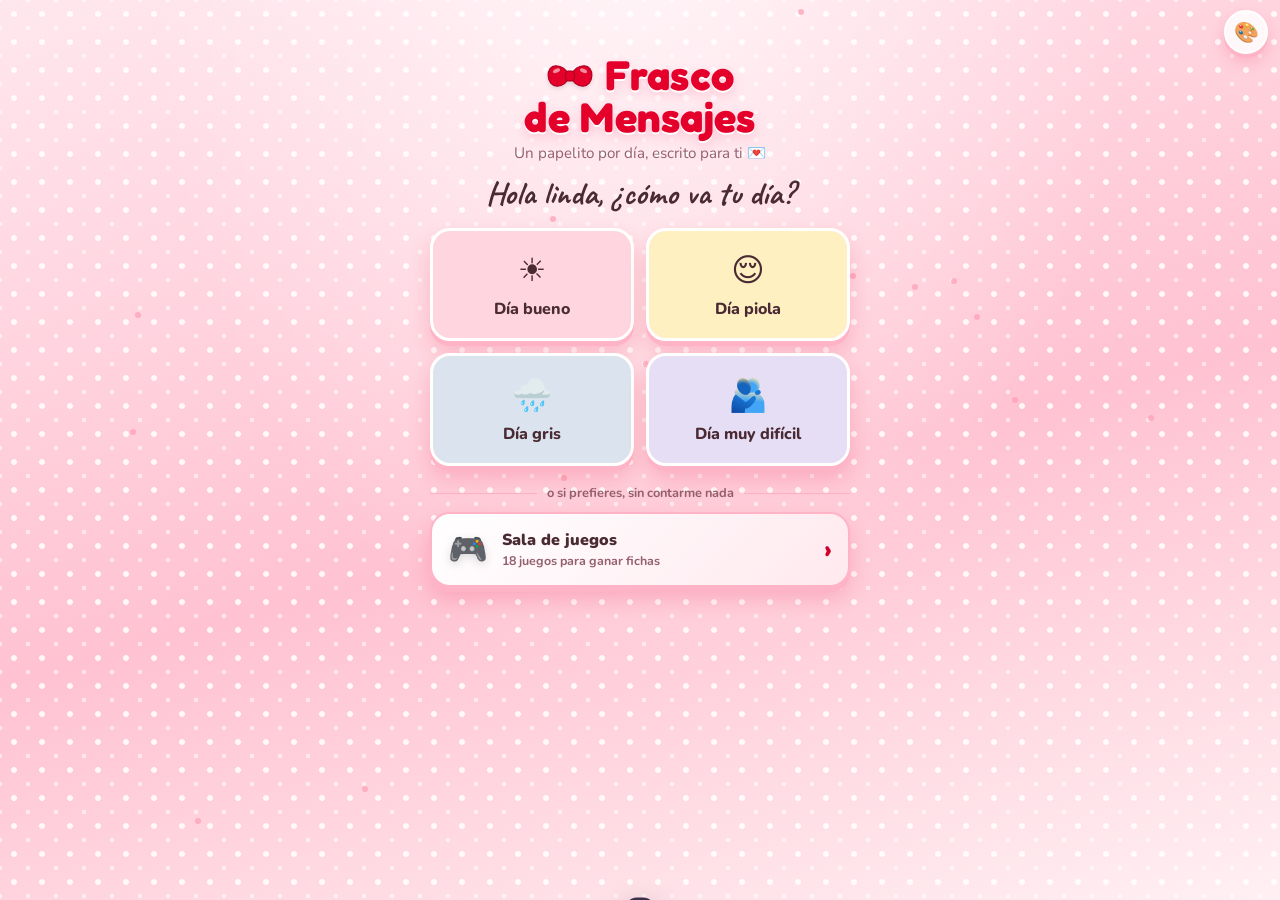
<file: index.html>
<!DOCTYPE html>
<html lang="es">
<head>
<meta charset="UTF-8">
<meta name="viewport" content="width=device-width, initial-scale=1, viewport-fit=cover">
<title>Frasco de Mensajes</title>
<link rel="manifest" href="manifest.webmanifest">
<meta name="theme-color" content="#e4002b">
<link rel="apple-touch-icon" href="apple-touch-icon.png">
<meta name="apple-mobile-web-app-capable" content="yes">
<meta name="mobile-web-app-capable" content="yes">
<meta name="apple-mobile-web-app-title" content="Frasquito">
<link rel="preload" href="fuentes/nunito-latin.woff2" as="font" type="font/woff2" crossorigin>
<link rel="stylesheet" href="fuentes.css">
<style>
  :root {
    --ink:#3b2f4a; --soft:#7a6b8a; --accent:#e8798f; --paper:#fffaf0; --line:#efe2cc;
  }
  * { box-sizing:border-box; margin:0; padding:0; }
  body {
    min-height:100vh; display:block;
    font-family:"Nunito", system-ui, sans-serif; color:var(--ink); padding:max(clamp(16px,6vh,56px),env(safe-area-inset-top)) max(16px,env(safe-area-inset-right)) max(24px,env(safe-area-inset-bottom)) max(16px,env(safe-area-inset-left));
    background:
      radial-gradient(circle at 20% 15%, #ffd9e4 0, transparent 40%),
      radial-gradient(circle at 85% 80%, #d9e8ff 0, transparent 45%),
      radial-gradient(circle at 80% 10%, #fff1c9 0, transparent 35%),
      #fbf4f7;
    overflow-x:hidden;
  }
  .card { max-width:420px; width:100%; margin-inline:auto; text-align:center; position:relative; z-index:2; }
  h1 { font-family:"Caveat", cursive; font-size:2.6rem; font-weight:700; line-height:1; }
  .sub { color:var(--soft); margin:6px 0 10px; font-size:.95rem; }
  .progress { display:inline-flex; align-items:center; gap:8px; background:#ffffffaa; border-radius:99px;
              padding:6px 14px; font-size:.8rem; font-weight:600; color:var(--soft); margin-bottom:10px;
              box-shadow:0 2px 10px #0000000d; }
  .progress .bar { width:90px; height:6px; background:#f0e4ea; border-radius:6px; overflow:hidden; }
  .progress .bar div { height:100%; background:linear-gradient(90deg,#f7a1b5,#b9a2f0); width:0; transition:width .6s; }

  /* Frasco SVG */
  .jar-wrap { width:230px; margin:0 auto; cursor:pointer; position:relative; -webkit-tap-highlight-color:transparent; }
  .jar-wrap svg { width:100%; height:auto; display:block; overflow:visible; }
  .jar-wrap:hover #jarBody, .jar-wrap:active #jarBody { animation:wiggle .6s ease; transform-origin:115px 290px; }
  @keyframes wiggle { 20%{transform:rotate(-4deg)} 50%{transform:rotate(3deg)} 80%{transform:rotate(-2deg)} }
  #lid { transition:transform .8s cubic-bezier(.4,-0.5,.4,1.5); transform-origin:115px 40px; }
  #lid.open { transform:translate(120px,-70px) rotate(40deg); }
  .glow { position:absolute; inset:30% 15% 5%; background:radial-gradient(#fff6c6aa, transparent 70%);
          filter:blur(10px); z-index:-1; animation:breathe 3s ease-in-out infinite; }
  @keyframes breathe { 50% { opacity:.4; transform:scale(.92); } }
  .hint { color:var(--soft); font-size:.95rem; margin-top:10px; }
  .hint b { color:var(--accent); }

  /* Nota */
  .note-wrap { display:none; perspective:900px; margin-top:8px; }
  .note {
    background:var(--paper); border-radius:4px; padding:34px 26px 22px; position:relative; text-align:left;
    background-image:repeating-linear-gradient(transparent 0 33px, var(--line) 33px 34px);
    background-position:0 22px;
    box-shadow:0 1px 0 #e9dcc4, 0 18px 40px #3b2f4a26;
    transform-origin:top center; animation:unfold .9s cubic-bezier(.2,.8,.2,1);
  }
  .note::before { /* cinta */
    content:""; position:absolute; top:-12px; left:50%; width:100px; height:26px;
    transform:translateX(-50%) rotate(-2deg); background:#f6c1cdb3; border-radius:2px;
  }
  .note::after { /* margen rojo */
    content:""; position:absolute; top:0; bottom:0; left:18px; width:1px; background:#f3b6c1;
  }
  .note .num { font-size:.72rem; letter-spacing:3px; color:#b3a3b8; font-weight:800; margin-bottom:6px; }
  .note p { font-family:"Caveat", cursive; font-size:1.75rem; line-height:34px; font-weight:500; min-height:68px; }
  .note .firma { font-family:"Caveat", cursive; text-align:right; font-size:1.4rem; color:var(--accent); margin-top:8px; }
  @keyframes unfold {
    0% { transform:rotateX(-90deg) translateY(-60px) scale(.6); opacity:0; }
    60% { transform:rotateX(12deg); opacity:1; }
    100% { transform:none; }
  }
  .repe { display:none; margin-top:14px; background:#fff; border-radius:16px; padding:12px 14px;
          font-size:.9rem; box-shadow:0 4px 14px #0000000f; }
  .btn { border:none; border-radius:14px; padding:12px 20px; font-family:inherit; font-weight:800; font-size:.95rem;
         cursor:pointer; background:var(--accent); color:#fff; margin-top:10px; transition:transform .15s;
         box-shadow:0 6px 16px #e8798f55; }
  .btn:hover { transform:translateY(-2px); }
  .resp { margin-top:14px; background:#fff; border-radius:18px; padding:14px; box-shadow:0 4px 14px #0000000f; text-align:left; }
  .resp .top { display:flex; align-items:center; justify-content:space-between; gap:8px; margin-bottom:8px; }
  .resp .top span { font-size:.9rem; font-weight:700; }
  .heart { border:2px solid #f6c1cd; background:#fff; border-radius:99px; padding:6px 14px; font-family:inherit;
           font-weight:800; cursor:pointer; color:var(--accent); transition:all .2s; }
  .heart.on { background:var(--accent); color:#fff; border-color:var(--accent); transform:scale(1.05); }
  textarea { width:100%; border:2px solid #f0e4ea; border-radius:12px; padding:10px; font-family:inherit; font-size:.95rem;
             resize:none; height:70px; color:var(--ink); background:#fffdfd; }
  textarea:focus { outline:none; border-color:#f6c1cd; }
  .send { display:flex; justify-content:space-between; align-items:center; margin-top:8px; }
  .send small { color:var(--soft); }
  .btn.sm { padding:9px 16px; margin:0; font-size:.9rem; }
  .note.dorado {
    background:linear-gradient(140deg,#fffbe8,#fff3c4 60%,#ffeaa0);
    background-image:none; box-shadow:0 0 0 2px #e9c46a inset, 0 18px 44px #c9992e44;
  }
  .note.dorado::before { background:#f0c75eaa; }
  .note.dorado .num { color:#b58b2a; }
  .note.rico {
    background:linear-gradient(140deg,#fff3ea,#ffe4d1); background-image:none;
    box-shadow:0 0 0 2px #f0b793 inset, 0 18px 44px #c9772e33;
  }
  .note.rico::before { background:#f6c1a3cc; }
  .note.rico .num { color:#c4713f; }
  .note .btn.esp { display:block; text-align:center; text-decoration:none; margin-top:14px; }
  .note.dorado .btn.esp { background:#e0a92b; box-shadow:0 6px 16px #e0a92b55; }
  .note.rico .btn.esp { background:#e07a45; box-shadow:0 6px 16px #e07a4555; }
  .hambre { margin-top:14px; background:#fff; border-radius:18px; padding:12px 14px; display:flex;
            align-items:center; justify-content:space-between; gap:10px; box-shadow:0 4px 14px #0000000f; }
  .hambre span { font-weight:700; font-size:.92rem; }
  .btn.sm { padding:9px 14px; margin:0; font-size:.88rem; text-decoration:none; display:inline-block; }
  .link { display:inline-block; margin-top:14px; color:var(--soft); font-size:.85rem; text-decoration:none; font-weight:600;
          background:#ffffffaa; padding:8px 14px; border-radius:99px; }
  .animo { animation:fadeUp .6s ease; }
  .animo h2 { font-family:"Caveat", cursive; font-size:2rem; margin:8px 0 14px; }
  .moods { display:grid; grid-template-columns:1fr 1fr; gap:12px; }
  .mood { border:none; border-radius:20px; padding:18px 10px; font-family:inherit; font-weight:800; font-size:1rem;
          color:var(--ink); cursor:pointer; display:flex; flex-direction:column; align-items:center; gap:6px;
          box-shadow:0 6px 18px #0000000f; transition:transform .15s, box-shadow .15s; }
  .mood span { font-size:2rem; }
  .mood:hover { transform:translateY(-3px); box-shadow:0 10px 22px #00000018; }
  .m-bueno { background:#ffd6e0; } .m-piola { background:#fff0c2; }
  .m-gris { background:#dbe4ee; } .m-dificil { background:#e6def5; }
  .o-sino { color:var(--soft); font-size:.8rem; font-weight:700; margin:18px 0 10px; display:flex; align-items:center; gap:10px; }
  .o-sino::before, .o-sino::after { content:""; flex:1; height:1px; background:#3b2f4a1f; }
  .atajo { display:flex; align-items:center; gap:14px; text-align:left; text-decoration:none; color:var(--ink);
           background:linear-gradient(135deg,#ece4ff,#ffe3ee); border-radius:20px; padding:14px 16px;
           box-shadow:0 6px 18px #0000000f; transition:transform .15s, box-shadow .15s; }
  .atajo:hover { transform:translateY(-3px); box-shadow:0 10px 22px #00000018; }
  .atajo:active { transform:scale(.97); }
  .atajo-em { font-size:2rem; filter:drop-shadow(0 3px 4px #0002); }
  .atajo-tx { flex:1; line-height:1.25; }
  .atajo-tx b { display:block; font-size:1rem; font-weight:900; }
  .atajo-tx small { font-size:.78rem; color:var(--soft); font-weight:700; }
  .atajo-fl { font-size:1.6rem; color:var(--soft); font-weight:900; }
  .gracias { color:var(--soft); font-size:.95rem; margin:4px 0 6px; min-height:1.2em; }
  .cambiar { background:none; border:none; color:var(--soft); font-family:inherit; font-size:.8rem;
             text-decoration:underline; cursor:pointer; margin-top:10px; }
  @keyframes fadeUp { from { opacity:0; transform:translateY(14px); } to { opacity:1; transform:none; } }
  .next { margin-top:16px; font-size:.85rem; color:var(--soft); }

  .float { position:fixed; bottom:-40px; font-size:1.4rem; animation:up linear forwards; z-index:1; pointer-events:none; }
  @keyframes up { to { transform:translateY(-115vh) rotate(30deg); opacity:0; } }
  .spark { position:fixed; width:6px; height:6px; border-radius:50%; background:#ffe08a; pointer-events:none;
           animation:spark 3s ease-in-out infinite; opacity:.7; z-index:0; }
  @keyframes spark { 50% { opacity:0; transform:scale(.3); } }
  .cambiar { min-height:44px; padding:10px 14px; }
  .link { min-height:44px; line-height:28px; margin-inline:3px; }
  .heart { min-height:44px; }
  .jar-wrap:focus-visible, .btn:focus-visible, .mood:focus-visible, .atajo:focus-visible, .link:focus-visible, .cambiar:focus-visible, .heart:focus-visible { outline:3px solid #e4002b; outline-offset:3px; }
  .jar-wrap { outline-offset:6px; border-radius:24px; }
  .note p { overflow-wrap:anywhere; }
  @media (prefers-reduced-motion: reduce) {
    *, *::before, *::after { animation-duration:.01ms !important; animation-iteration-count:1 !important; transition-duration:.01ms !important; }
    .float, .spark, .glow { display:none !important; }
  }
</style>
<link rel="stylesheet" href="kawaii.css">
<link rel="stylesheet" href="temas.css">
<script src="temas.js"></script>
</head>
<body>
<div class="card">
  <h1>Frasco de Mensajes</h1>
  <p class="sub">Un papelito por día, escrito para ti 💌</p>
  <div class="animo" id="paso1">
    <h2>Hola linda, ¿cómo va tu día?</h2>
    <div class="moods">
      <button class="mood m-bueno" onclick="elegirAnimo('bueno')"><span>☀️</span>Día bueno</button>
      <button class="mood m-piola" onclick="elegirAnimo('piola')"><span>😌</span>Día piola</button>
      <button class="mood m-gris" onclick="elegirAnimo('gris')"><span>🌧️</span>Día gris</button>
      <button class="mood m-dificil" onclick="elegirAnimo('dificil')"><span>🫂</span>Día muy difícil</button>
    </div>
    <p class="o-sino">o si prefieres, sin contarme nada</p>
    <a class="atajo" href="juegos.html"><span class="atajo-em">🎮</span><span class="atajo-tx"><b>Sala de juegos</b><small>18 juegos para ganar fichas</small></span><span class="atajo-fl">›</span></a>
  </div>
  <div id="paso2" style="display:none">
  <p class="gracias" id="gracias" role="status" aria-live="polite"></p>
  <div class="progress"><span id="cnt">0 de 0</span><div class="bar"><div id="bar"></div></div></div>

  <div class="jar-wrap" id="jarWrap" onclick="abrir()" role="button" tabindex="0" aria-label="Abrir el frasco" onkeydown="if(event.key==='Enter'||event.key===' '){event.preventDefault();abrir();}">
    <div class="glow"></div>
    <svg viewBox="0 0 230 300" aria-hidden="true">
      <defs>
        <linearGradient id="glass" x1="0" x2="1">
          <stop offset="0" stop-color="#ffffff" stop-opacity=".55"/>
          <stop offset=".25" stop-color="#ffffff" stop-opacity=".15"/>
          <stop offset=".75" stop-color="#ffffff" stop-opacity=".08"/>
          <stop offset="1" stop-color="#ffffff" stop-opacity=".45"/>
        </linearGradient>
        <linearGradient id="cork" x1="0" x2="0" y1="0" y2="1">
          <stop offset="0" stop-color="#e2b584"/><stop offset="1" stop-color="#b98555"/>
        </linearGradient>
        <clipPath id="inside"><path d="M52 78 Q40 90 38 120 L38 250 Q38 285 75 285 L155 285 Q192 285 192 250 L192 120 Q190 90 178 78 Z"/></clipPath>
      </defs>
      <g id="jarBody">
        <ellipse cx="115" cy="290" rx="80" ry="7" fill="#3b2f4a" opacity=".08"/>
        <g clip-path="url(#inside)" id="papers"></g>
        <path d="M52 78 Q40 90 38 120 L38 250 Q38 285 75 285 L155 285 Q192 285 192 250 L192 120 Q190 90 178 78 Z"
              fill="url(#glass)" stroke="#ffffff" stroke-width="3" stroke-opacity=".9"/>
        <path d="M52 110 Q50 170 54 240" stroke="#fff" stroke-width="6" stroke-linecap="round" opacity=".7" fill="none"/>
        <path d="M172 130 Q175 160 172 190" stroke="#fff" stroke-width="3" stroke-linecap="round" opacity=".5" fill="none"/>
        <rect x="56" y="62" width="118" height="20" rx="6" fill="#ffffff" opacity=".55" stroke="#fff"/>
        <!-- etiqueta -->
        <g transform="rotate(-4 115 190)">
          <rect x="70" y="170" width="90" height="40" rx="6" fill="#fffaf0" stroke="#e4002b" stroke-width="1.5" stroke-dasharray="4 3"/>
          <text x="115" y="196" text-anchor="middle" font-family="Caveat" font-size="22" fill="#e4002b">para ti</text>
        </g>
      </g>
      <g id="lid">
        <rect x="62" y="28" width="106" height="38" rx="8" fill="url(#cork)"/>
        <g fill="#9c6b3f" opacity=".45"><circle cx="80" cy="40" r="2"/><circle cx="100" cy="52" r="1.6"/><circle cx="130" cy="38" r="2"/><circle cx="150" cy="55" r="1.8"/><circle cx="118" cy="47" r="1.4"/></g>
        <path d="M60 58 Q115 70 170 58" stroke="#e4002b" stroke-width="4" fill="none"/>
        <path d="M115 62 C101 44 80 46 82 62 C84 78 104 78 115 62Z M115 62 C129 44 150 46 148 62 C146 78 126 78 115 62Z" fill="#e4002b" stroke="#b30022" stroke-width="1.5" stroke-linejoin="round"/><rect x="108" y="55" width="14" height="14" rx="5" fill="#e4002b" stroke="#b30022" stroke-width="1.5"/>
      </g>
    </svg>
  </div>
  <p class="hint" id="hint">Toca el frasco para sacar <b>el mensaje de hoy</b></p>

  <div class="note-wrap" id="noteWrap">
    <div class="note">
      <div class="num" id="num"></div>
      <p id="texto" aria-live="polite"></p>
      <div class="firma">— yo ✨</div>
      <a class="btn esp" id="espBtn" style="display:none" href="#"></a>
    </div>
    <div class="repe" id="repe">
      <span id="repeTxt">¿Este ya te había salido? 🙈</span>
      <br><button class="btn" id="otroBtn" onclick="sacarOtro()">Sacar otro papelito</button>
    </div>
  </div>
  <p class="next" id="next" aria-live="off"></p>
  <button class="cambiar" id="cambiar" onclick="cambiarAnimo()">Cambiar cómo me siento</button>
  <br><a class="link" href="juegos.html">🎮 Sala de juegos</a>
  <a class="link" href="aburrida.html">🎲 ¿Aburrida?</a>
  </div>
</div>

<script>
// ✏️ PERSONALIZA AQUÍ
// Canal ntfy: te avisa cuando abre el frasco
const CANAL = "animo-644cea567218";
// Link CSV de tu Google Sheet publicada (columnas: mensaje | categoria | fecha). Vacío = sin planilla.
const PLANILLA = "";

// Fechas especiales: "MM-DD" (todos los años) o "AAAA-MM-DD" → mensaje que sale ese día sí o sí
const ESPECIALES = {
  // "03-15": "¡Feliz cumpleaños! 🎂 Hoy el frasco es todo tuyo.",
};

const MENSAJES = {
  compania: [
    "No tienes que estar bien hoy. Estoy aquí igual 💛",
    "Un día a la vez. Y si un día es mucho, una hora a la vez.",
    "Si hoy solo lograste levantarte, eso ya cuenta. En serio que cuenta.",
    "No eres una carga. Nunca lo has sido.",
    "Está bien no tener ganas de hablar. Yo sigo aquí cuando quieras.",
    "Gracias por dejarme estar cerca 💛",
    "Si hoy está difícil, acuérdate de que tú me tienes a mí 💛",
    "Estoy orgulloso de ti por seguir, aunque tú no lo veas.",
    "Los días grises no duran para siempre, aunque a veces se sienta así 🌈",
    "Eres más fuerte de lo que crees. Y más bonita de lo que te dices.",
    "Lo que sientes es válido. No tienes que justificarlo.",
    "Descansar también es avanzar.",
    "Si hoy lloraste, está bien. Llorar también limpia.",
    "No tienes que poder con todo. Nadie puede.",
    "Tu valor no depende de lo productiva que seas hoy.",
    "Hoy te toca ser amable contigo. Como lo eres con los demás.",
    "Si pudieras verte como yo te veo, te caerías harto mejor 😌",
    "No estás sola en esto. Ni hoy ni mañana.",
    "Un paso chiquitito sigue siendo un paso.",
    "Está bien pedir ayuda. Es de valientes, no de débiles.",
    "Mañana es otra oportunidad. Y si no, pasado. No hay apuro.",
    "Aunque no lo sientas, estás haciendo lo mejor que puedes. Y eso basta.",
    "Me alegra que existas. Así, simple.",
    "Hay gente que te quiere más de lo que imaginas. Yo me anoto en la lista.",
    "Si la cabeza está ruidosa, pon música y deja que ella hable un rato 🎧",
    "Respira conmigo: inhala 4, aguanta 4, bota 4. Otra vez. Aquí estoy.",
    "Eres suficiente. Hoy, tal como estás.",
    "Las tormentas también se cansan 🌧️➡️🌤️",
    "Que un día sea malo no significa que tú lo seas.",
    "Guarda este papelito para cuando dudes de ti: vales mucho.",
  ],
  alegria: [
    "Hoy va a estar bueno. No sé cómo lo sé, pero lo sé ✨",
    "Si estás leyendo esto, ya empezaste bien el día 😊",
    "Que hoy te pasen cosas chiquititas y buenas, de esas que te sacan una sonrisa sin querer.",
    "Hoy te deseo: buena música, buena comida y alguien que te haga reír. Postulo a lo tercero 🙋",
    "Pequeño recordatorio: eres bacán. Ya, sigue con tu día 😌",
    "Que hoy te salga todo fácil. Y si no, que al menos te salga chistoso.",
    "Hoy es un buen día para ser amable contigo misma.",
    "Ojalá hoy te rías fuerte, de esas risas que no te puedes aguantar 😄",
    "Que alguien te diga algo lindo hoy. Si no pasa, aquí tienes esto, que cuenta igual 💛",
    "Mira por la ventana un ratito. El cielo de hoy es gratis y vale la pena 🌤️",
    "Hoy tienes permiso de hacer algo solo porque te gusta. Autorizado por mí ✍️",
    "Que el día te traiga una sorpresa buena. Te lo mando con todas mis ganas ✨",
    "Hoy vas a estar bien. Y si no, mañana. Y yo voy a estar en las dos.",
    "Dato bonito: el día que estás tú, es un día mejor que los otros.",
    "Que te den ganas de cantar algo fuerte cuando nadie te escuche 🎶",
    "Hoy puede pasar algo bueno. De verdad. Deja la puerta abierta por si acaso 🚪",
  ],
  carino: [
    "Hoy solo quería decirte que me cae muy bien hablar contigo.",
    "Dato random: sonreí leyendo tu último mensaje. Ahora ya sabes 🙈",
    "Oficialmente estás más linda que ayer. Y ayer ya era harto.",
    "Me debes una sonrisa. Pero tranqui, no tiene fecha de vencimiento 😌",
    "No sé cómo lo haces, pero las conversas contigo se me pasan volando.",
    "Me gusta que me cuentes tus cosas. Las buenas y las no tan buenas.",
    "Me caes muy bien. Ya, lo dije.",
    "Tienes una risa que se nota hasta por mensaje. Ojalá la escuche harto.",
    "Gracias por las conversas hasta tarde. Valen cada minuto de sueño perdido 🌙",
    "Algún día vamos a ir por ese café. Sin apuro, cuando tú quieras ☕",
    "Te dejo un abrazo guardado aquí. Lo puedes cobrar cuando quieras 🤗",
    "Una cosa buena de hoy: existes. Ya con eso el día va ganando.",
    "Esos rulos deberían tener su propio club de fans. Yo sería el presidente 🌀",
    "Cuando me llega un mensaje tuyo, el día mejora al tiro.",
    "Me gusta cómo piensas. Y cómo lo cuentas.",
    "Eres de esas personas que hacen fácil conversar.",
    "Me alegra harto haberte conocido.",
    "Tienes algo que no sé explicar, pero me cae muy bien.",
    "Si te vieras sonreír, entenderías por qué insisto con eso 😊",
    "Hoy pensé en ti. Y sonreí. Fin del mensaje 🙈",
    "Tu forma de ser es bonita. No la cambies por nadie.",
    "Contigo las conversas nunca son fomes.",
    "Tengo la teoría de que el día es mejor si hablamos. La sigo comprobando.",
    "Me gusta cuando me cuentas algo y te emocionas.",
    "Eres bonita por dentro y por fuera. Sí, por las dos.",
  ],
  tallas: [
    "No te enojes, que este bobo solo quiere molestarte un poquito 😅",
    "¿Sabías que un pulpo tiene tres corazones? Yo con uno ya ando harto distraído 🐙",
    "Si el día está gris, imagínate 40 perros salchicha corriendo hacia ti 🐶",
    "¿Qué le dijo una uva verde a una morada? ¡Respira, respira! 🍇",
    "¿Por qué el libro de matemáticas está triste? Porque tiene muchos problemas. Tú no, tú me tienes a mí 😅",
    "¿Qué hace una abeja en el gimnasio? ¡Zumba! 🐝 (perdón)",
    "Dato: las nutrias se toman de la mano para dormir y no separarse 🦦",
    "¿Cómo se despiden los químicos? Ácido un placer 🧪",
    "Los pingüinos le regalan una piedrita a quien les gusta. Toma: 🪨",
    "¿Qué le dijo el 0 al 8? Bonito cinturón 😎",
    "¿Qué le dijo una impresora a otra? ¿Esa hoja es tuya o es impresión mía? 🖨️",
    "Las vacas tienen mejores amigas y se estresan si las separan. Somos vacas 🐄",
    "¿Qué le dijo el café al azúcar? Sin ti mi vida es amarga ☕",
    "¿Cuál es el colmo de un jardinero? Que su novia se llame Rosa y lo deje plantado 🌹",
    "Los gatos pasan el 70% de su vida durmiendo. Hoy tienes permiso para ser gato 🐈",
    "¿Qué le dijo un semáforo a otro? No me mires que me estoy cambiando 🚦",
  ],
  preguntas: [
    "Pregunta seria: ¿té o café? Necesito saberlo para una investigación ☕",
    "Si pudieras viajar mañana a cualquier parte, ¿a dónde irías? Cuéntame 👀",
    "¿Cuál es la canción que te levanta el ánimo? Mándamela 🎶",
    "¿Qué comida te hace feliz sí o sí?",
    "Si tuvieras un superpoder por un día, ¿cuál sería?",
    "¿Cuál es tu recuerdo favorito de cuando eras chica?",
    "¿Playa o cordillera? Respuesta obligatoria 🏔️🏖️",
    "¿Qué película podrías ver mil veces sin aburrirte?",
    "Si fueras un animal, ¿cuál serías? Yo ya tengo mi apuesta 👀",
    "¿Cuál es el lugar donde te sientes más tranquila?",
    "¿Qué es algo chiquito que te alegra el día?",
  ],
  cuidados: [
    "Tómate un vaso de agua. Es en serio, cuídate 💧",
    "Descansa bien hoy. Las personas lindas también necesitan dormir 😴",
    "Si puedes, sal cinco minutos a tomar sol. Receta del doctor 😌🌞",
    "Come algo rico hoy. Te lo mereces 🍫",
    "Date una ducha calentita y ponte ropa cómoda. Plan aprobado 🛁",
    "Deja el celular un ratito y estírate. Ya, ahora sí vuelve 😅",
    "Abre la ventana y respira aire fresco. Pequeño reset 🍃",
    "Hazte un tecito y tómatelo con calma ☕",
    "Mándame una foto del cielo de hoy. Quiero ver lo que tú ves ☁️",
    "Pon tu canción favorita. Aunque sea una. Hazlo por mí 🎶",
    "Anota una cosa buena que te pasó hoy, por chiquitita que sea ✍️",
    "Si hoy no te dan ganas de nada, está bien. Mañana lo intentamos de nuevo.",
  ],
  noche: [
    "Ya es tarde. Deja el celular un ratito y descansa, mañana seguimos 🌙",
    "Que duermas rico. El día de hoy ya terminó, y lo lograste 💛",
    "Si no puedes dormir, respira lento y piensa en algo bonito. Yo pienso en ti 😌",
    "Buenas noches. Mañana es otro día, uno nuevo de verdad ✨",
    "Tápate bien, ponte cómoda y apaga la cabeza. Aquí te cuido desde lejos 🌙",
    "Noche tranquila, sueños lindos. Nos hablamos mañana 💤",
  ],
};

// Papelitos especiales (salen de vez en cuando)
const ESPECIAL = {
  cupon: {
    prob: 0.10,            // 10% de las veces
    emojis: ["🎫","✨","🎁","⭐"],
    boton: "🎡 Ver la ruleta",
    link: "ruleta.html",
    textos: [
      "¡Papelito dorado! 🎉 Te regalo una ficha para la ruleta. Se guarda hasta que puedas girar (1 giro por semana).",
      "Uy, te tocó el dorado. Ficha gratis para la ruleta 🎁 Queda guardada para tu próximo giro.",
      "Este papelito vale plata (mi plata). Te dejo una ficha guardada para girar 😅",
    ],
  },
  comida: {
    prob: 0.10,            // 10% de las veces
    emojis: ["🍽️","🍬","🍟","💛"],
    boton: "🍽️ Ver qué comer",
    link: "comida.html",
    textos: [
      "Pregunta importante: ¿comiste algo hoy? Si no, te dejo ideas aquí abajo 👇",
      "Este papelito viene con comida incluida. Bueno, con ideas de comida. Yo hago lo que puedo 😅",
      "Antojo detectado 🚨 Toca el botón y te tiro una idea rica.",
    ],
  },
};

const COLORES = ["#ffc8dd","#bde0fe","#ffe5a3","#caffbf","#e0c3fc","#ffd6a5","#a0e7e5","#fbc4ab"];
const HOY = new Date().toLocaleDateString("en-CA");
const HORA = new Date().getHours();

function leer(k, def) { try { const v = localStorage.getItem(k); return v === null ? def : JSON.parse(v); } catch { return def; } }
function escribir(k, v) { try { localStorage.setItem(k, JSON.stringify(v)); } catch {} }
let vistos = leer("frasco-vistos2", []);   // textos ya leídos
let deHoy  = leer("frasco-hoy2", null);    // { fecha, texto, extra }

// --- Mensajes de la planilla (se suman a los del código) ---
function parseCSV(txt) {
  const filas = []; let f = [], c = "", q = false;
  for (let i = 0; i < txt.length; i++) {
    const ch = txt[i];
    if (q) { if (ch === '"' && txt[i + 1] === '"') { c += '"'; i++; } else if (ch === '"') q = false; else c += ch; }
    else if (ch === '"') q = true;
    else if (ch === ",") { f.push(c); c = ""; }
    else if (ch === "\n" || ch === "\r") { if (ch === "\r" && txt[i + 1] === "\n") i++; f.push(c); filas.push(f); f = []; c = ""; }
    else c += ch;
  }
  if (c || f.length) { f.push(c); filas.push(f); }
  return filas;
}
async function cargarPlanilla() {
  if (!PLANILLA) return;
  try {
    const r = await fetch(PLANILLA + (PLANILLA.includes("?") ? "&" : "?") + "t=" + Date.now());
    const filas = parseCSV(await r.text()).slice(1);
    for (const [msg, cat, fecha] of filas) {
      const t = (msg || "").trim(); if (!t) continue;
      const fe = (fecha || "").trim();
      if (fe) { ESPECIALES[fe] = t; continue; }
      const k = (cat || "").trim().toLowerCase();
      const dest = MENSAJES[k] ? k : "carino";
      if (!MENSAJES[dest].includes(t)) MENSAJES[dest].push(t);
    }
  } catch {}
}

function todos() { return Object.values(MENSAJES).flat(); }
function leidos() { return todos().filter(t => vistos.includes(t)).length; }
function actualizarProgreso() {
  const total = todos().length, n = leidos();
  document.getElementById("cnt").textContent = `${n} de ${total} descubiertos`;
  document.getElementById("bar").style.width = (n / total * 100) + "%";
}

// Qué categorías tocan según el ánimo que eligió y la hora
function moodDeHoy() {
  const animo = leer("animo-hoy", null);
  return animo && animo.fecha === HOY ? animo.mood : null;
}
function categoriasDeHoy() {
  const mood = moodDeHoy();
  if (mood === "dificil") return ["compania"];
  if (mood === "gris") return ["compania", "cuidados", "carino", "alegria"];
  if (HORA >= 22 || HORA < 5) return ["noche", "carino", "compania"];
  if (mood === "bueno") return ["alegria", "carino", "tallas", "preguntas"];
  if (mood === "piola") return ["alegria", "carino", "tallas", "preguntas", "cuidados"];
  return ["alegria", "compania", "carino", "tallas", "preguntas", "cuidados"];
}

// --- Paso 1: cómo se siente ---
const GRACIAS = {
  bueno: "¡Qué bueno! ☀️ Abre el frasco, hay algo para ti",
  piola: "Día piola, buen día 😌 Abre el frasco",
  gris: "Gracias por contarme 💛 Abre el frasco, esto es para ti",
  dificil: "Gracias por decírmelo. No estás sola 💜 Ya me llegó el aviso",
};
const AVISOS = {
  bueno: "Hoy tiene un día bueno ☀️",
  piola: "Hoy tiene un día piola 😌",
  gris: "Hoy tiene un día gris 🌧️",
  dificil: "Hoy tiene un día muy difícil 🫂 Escríbele",
};
function mostrarPaso2() {
  document.getElementById("paso1").style.display = "none";
  document.getElementById("paso2").style.display = "block";
  document.getElementById("gracias").textContent = GRACIAS[moodDeHoy()] || "";
  // si ya sacó el papelito de hoy, no puede cambiar el ánimo para sacar otro
  document.getElementById("cambiar").style.display = (deHoy && deHoy.fecha === HOY) ? "none" : "inline";
}
function elegirAnimo(m) {
  const antes = moodDeHoy();
  escribir("animo-hoy", { fecha: HOY, mood: m });
  if (antes !== m) {
    const dificil = m === "dificil";
    fetch("https://ntfy.sh/" + CANAL, {
      method: "POST", body: AVISOS[m],
      headers: {
        "Title": dificil ? "Dia muy dificil - escribele ahora" : "Estado de animo",
        "Tags": dificil ? "rotating_light" : "thermometer",
        "Priority": dificil ? "5" : "3"
      }
    }).catch(() => {});
  }
  mostrarPaso2();
}
function cambiarAnimo() {
  document.getElementById("paso2").style.display = "none";
  document.getElementById("paso1").style.display = "block";
}

function tipoDeHoy() {
  const mood = moodDeHoy();
  const r = Math.random();
  // en día muy difícil, más chance de que le recuerde comer
  const pComida = mood === "dificil" ? 0.2 : ESPECIAL.comida.prob;
  if (r < ESPECIAL.cupon.prob) return "cupon";
  if (r < ESPECIAL.cupon.prob + pComida) return "comida";
  return "normal";
}

function elegir() {
  const esp = ESPECIALES[HOY] || ESPECIALES[HOY.slice(5)];
  if (esp && !vistos.includes(esp + "@" + HOY)) { vistos.push(esp + "@" + HOY); return esp; }
  const pool = categoriasDeHoy().flatMap(c => MENSAJES[c] || []);
  let pend = pool.filter(t => !vistos.includes(t));
  if (!pend.length) pend = todos().filter(t => !vistos.includes(t));
  if (!pend.length) { vistos = []; pend = pool; }   // se rellena el frasco
  return pend[Math.floor(Math.random() * pend.length)];
}

// --- Papelitos y brillitos ---
function llenar() {
  const g = document.getElementById("papers"); g.innerHTML = "";
  const quedan = Math.max(6, Math.round(34 * (1 - leidos() / todos().length)));
  for (let k = 0; k < quedan; k++) {
    const x = 48 + Math.random() * 120, y = 272 - Math.floor(k / 5) * 17 - Math.random() * 8;
    g.insertAdjacentHTML("beforeend",
      `<g transform="translate(${x} ${y}) rotate(${Math.random() * 70 - 35})">
         <rect x="-17" y="-7" width="34" height="14" rx="3" fill="${COLORES[k % COLORES.length]}"/>
         <line x1="-17" y1="0" x2="17" y2="0" stroke="#00000014"/>
       </g>`);
  }
  actualizarProgreso();
}
for (let k = 0; k < 14; k++) {
  const s = document.createElement("div");
  s.className = "spark";
  s.style.left = Math.random() * 100 + "vw"; s.style.top = Math.random() * 100 + "vh";
  s.style.animationDelay = Math.random() * 3 + "s";
  document.body.appendChild(s);
}
llenar();
if (deHoy && deHoy.fecha === HOY) document.getElementById("hint").innerHTML = "Ya sacaste el de hoy. Tócalo para <b>volver a leerlo</b>";
const listo = cargarPlanilla().then(llenar);
// si ya contó cómo está hoy, saltamos directo al frasco
if (moodDeHoy()) mostrarPaso2();

let abierto = false, actual = null;
async function abrir() {
  if (abierto) return; abierto = true;
  await listo;
  let texto, repetido = false, nuevo = false;
  if (deHoy && deHoy.fecha === HOY) {
    texto = deHoy.texto;
  } else {
    texto = elegir();
    repetido = vistos.includes(texto);
    deHoy = { fecha: HOY, texto, extra: false, tipo: tipoDeHoy() };
    vistos.push(texto); nuevo = true;
    escribir("frasco-vistos2", vistos); escribir("frasco-hoy2", deHoy);
  }
  document.getElementById("lid").classList.add("open");
  document.getElementById("jarWrap").setAttribute("aria-busy","true");
  setTimeout(() => {
    document.getElementById("jarWrap").style.display = "none";
    document.getElementById("hint").style.display = "none";
    document.getElementById("cambiar").style.display = "none";
    mostrar(texto, repetido);
    cuentaRegresiva();
  }, 700);
  if (nuevo) {
    const t = deHoy.tipo;
    if (t === "cupon") avisar("Papelito dorado", "⭐ Le salió papelito dorado: puede girar la ruleta");
    else if (t === "comida") avisar("Papelito de comida", "🍽️ Le salió el papelito que le recuerda comer algo");
    else avisar("Abrio el frasco", `🫙 Le salió: "${texto}"`);
  }
}

function mostrar(texto, repetido) {
  actual = texto;
  const wrap = document.getElementById("noteWrap");
  wrap.style.display = "block";
  const note = wrap.querySelector(".note");
  note.style.animation = "none"; note.offsetHeight; note.style.animation = "";
  const tipo = deHoy.tipo || "normal";
  const esp = ESPECIAL[tipo];
  note.className = "note" + (tipo === "cupon" ? " dorado" : tipo === "comida" ? " rico" : "");
  const btn = document.getElementById("espBtn");
  if (tipo === "cupon" && !deHoy.fichaDada) {
    escribir("fichas-extra", leer("fichas-extra", 0) + 1);
    deHoy.fichaDada = true; escribir("frasco-hoy2", deHoy);
  }
  if (esp) {
    texto = esp.textos[Math.floor(Math.random() * esp.textos.length)];
    btn.textContent = esp.boton; btn.href = esp.link; btn.style.display = "block";
  } else {
    btn.style.display = "none";
  }
  document.getElementById("num").textContent = esp
    ? (tipo === "cupon" ? "PAPELITO DORADO ⭐" : "PAPELITO CON ANTOJO 🍽️")
    : "PAPELITO N° " + String(leidos()).padStart(3, "0");
  document.getElementById("texto").textContent = texto;
  document.getElementById("repe").style.display = deHoy.extra ? "none" : "block";
  document.getElementById("repeTxt").textContent = repetido ? "Uy, este ya te había salido 🙈" : "¿Este ya te había salido? 🙈";
  actualizarProgreso();
  llover(esp ? esp.emojis : ["💌","✨","🌸","💛"]);
}

// Si sale repetido, puede sacar otro (uno extra por día)
function sacarOtro() {
  if (deHoy.extra) return;
  const texto = elegir();
  deHoy = { fecha: HOY, texto, extra: true, tipo: "normal" };
  vistos.push(texto);
  escribir("frasco-vistos2", vistos); escribir("frasco-hoy2", deHoy);
  mostrar(texto, false);
  avisar("Saco otro papelito", `🫙 Le salió: "${texto}"`);
}

function cuentaRegresiva() {
  const el = document.getElementById("next");
  const tick = () => {
    const man = new Date(); man.setHours(24, 0, 0, 0);
    const s = Math.max(0, Math.floor((man - new Date()) / 1000));
    if (s === 0) { el.textContent = "Ya hay un papelito nuevo: recarga la página 💌"; return; }
    el.textContent = `Próximo papelito en ${Math.floor(s / 3600)}h ${Math.floor(s % 3600 / 60)}min ⏳`;
  };
  tick(); setInterval(tick, 30000);
}

function avisar(titulo, cuerpo, prioridad = "3") {
  fetch("https://ntfy.sh/" + CANAL, {
    method: "POST", body: cuerpo,
    headers: { "Title": titulo, "Tags": "love_letter", "Priority": prioridad }
  }).catch(() => {});
}

function llover(emojis) {
  for (let k = 0; k < 18; k++) {
    const e = document.createElement("div");
    e.className = "float";
    e.textContent = emojis[k % emojis.length];
    e.style.left = Math.random() * 100 + "vw";
    e.style.animationDuration = 3 + Math.random() * 3 + "s";
    e.style.animationDelay = Math.random() * 1.2 + "s";
    document.body.appendChild(e);
    setTimeout(() => e.remove(), 7000);
  }
}
</script>
<script src="kawaii.js" defer></script>
<script src="pwa.js" defer></script>
</body>
</html>
</file>
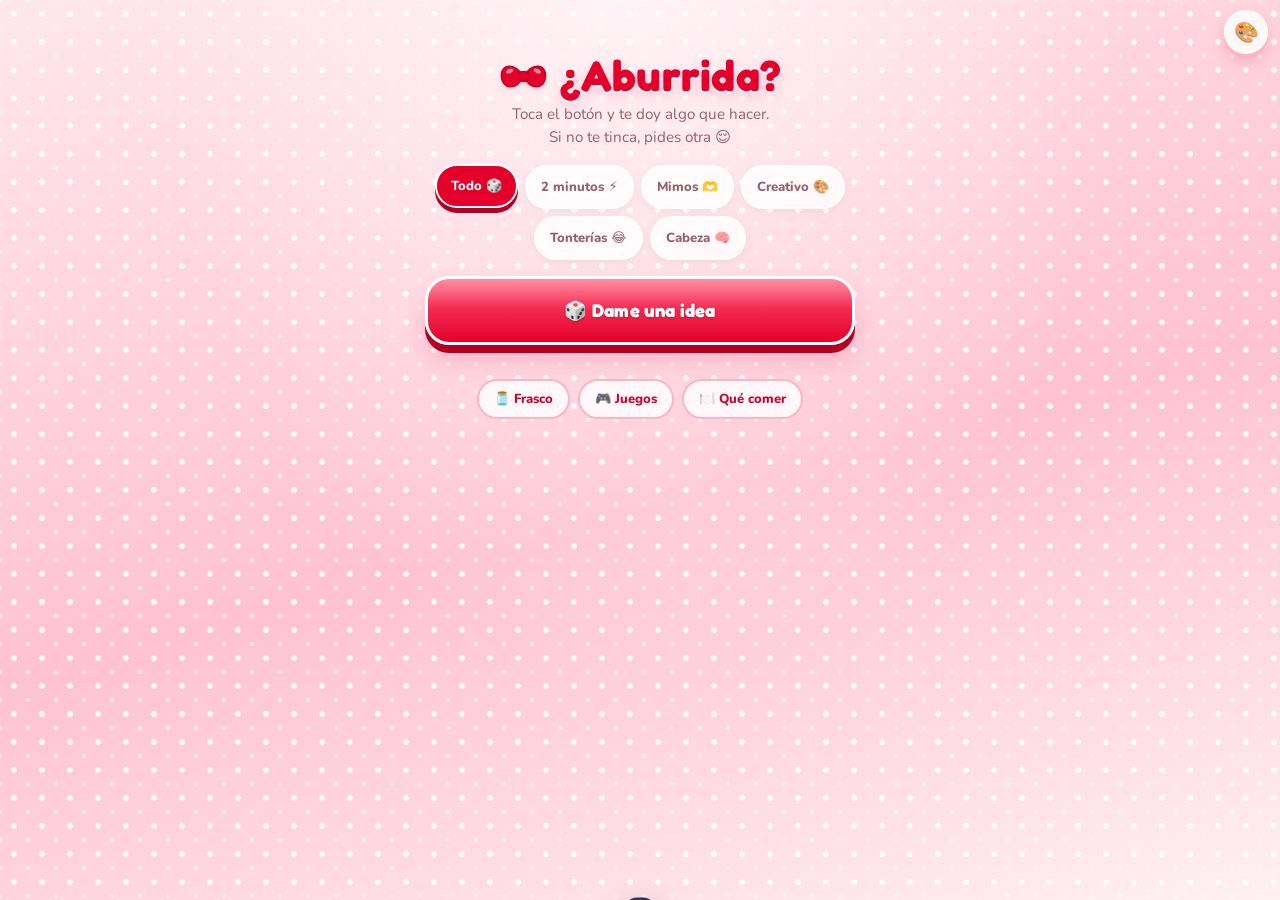
<file: aburrida.html>
<!DOCTYPE html>
<html lang="es">
<head>
<meta charset="UTF-8">
<meta name="viewport" content="width=device-width, initial-scale=1">
<title>¿Aburrida?</title>
<link rel="manifest" href="manifest.webmanifest">
<meta name="theme-color" content="#e4002b">
<link rel="apple-touch-icon" href="apple-touch-icon.png">
<meta name="apple-mobile-web-app-capable" content="yes">
<meta name="mobile-web-app-capable" content="yes">
<meta name="apple-mobile-web-app-title" content="Frasquito">
<link rel="preload" href="fuentes/nunito-latin.woff2" as="font" type="font/woff2" crossorigin>
<link rel="stylesheet" href="fuentes.css">
<style>
  :root { --ink:#3b2f4a; --soft:#7a6b8a; --accent:#e8798f; --verde:#4caf72; }
  * { box-sizing:border-box; margin:0; padding:0; -webkit-tap-highlight-color:transparent; }
  body {
    min-height:100vh; display:block;
    font-family:"Nunito", system-ui, sans-serif; color:var(--ink); padding:clamp(16px,6vh,56px) 16px;
    background:
      radial-gradient(circle at 15% 10%, #e5dcff 0, transparent 44%),
      radial-gradient(circle at 88% 82%, #ffe0ea 0, transparent 46%),
      radial-gradient(circle at 78% 8%, #d9f2ff 0, transparent 38%),
      #faf7fd;
    overflow-x:hidden;
  }
  .card { max-width:430px; width:100%; margin-inline:auto; text-align:center; position:relative; z-index:2; }
  h1 { font-family:"Caveat", cursive; font-size:2.7rem; font-weight:700; line-height:1; }
  .sub { color:var(--soft); margin:6px 0 16px; font-size:.95rem; line-height:1.5; }

  .filtros { display:flex; gap:7px; justify-content:center; flex-wrap:wrap; margin-bottom:16px; }
  .f { min-height:44px; border:none; border-radius:99px; padding:9px 14px; font-family:inherit; font-size:.82rem; font-weight:800;
       background:#ffffffcc; color:var(--soft); cursor:pointer; box-shadow:0 2px 10px #0000000d; transition:all .18s; }
  .f.on { background:var(--accent); color:#fff; box-shadow:0 5px 14px #e8798f55; transform:translateY(-1px); }

  .dado {
    width:100%; border:none; border-radius:24px; padding:20px; font-family:inherit; font-size:1.15rem; font-weight:900;
    background:linear-gradient(135deg,#f7a1b5,#b9a2f0); color:#fff; cursor:pointer; margin-bottom:16px;
    box-shadow:0 10px 26px #b9a2f055; transition:transform .15s;
  }
  .dado:active { transform:scale(.97); }

  .idea {
    display:none; background:#fff; border-radius:26px; padding:26px 22px 22px; position:relative;
    box-shadow:0 16px 40px #3b2f4a1f; animation:entra .5s cubic-bezier(.2,1.3,.4,1); text-align:left;
  }
  .idea .top { display:flex; align-items:center; gap:12px; margin-bottom:10px; }
  .idea .em { font-size:2.6rem; line-height:1; }
  .idea h2 { font-family:"Caveat", cursive; font-size:1.95rem; line-height:1.05; }
  .idea .tag { display:inline-block; background:#f6eef3; color:var(--soft); border-radius:99px;
               padding:4px 11px; font-size:.7rem; font-weight:900; letter-spacing:1px; margin-top:3px; }
  .idea p { color:#55475f; font-size:.97rem; line-height:1.5; margin-top:4px; }
  @keyframes entra { from { transform:translateY(16px) scale(.96); opacity:0; } }

  .acciones { display:flex; gap:9px; flex-wrap:wrap; margin-top:16px; }
  .btn { flex:1; min-width:120px; min-height:44px; border:none; border-radius:15px; padding:13px 16px; font-family:inherit;
         font-weight:900; font-size:.93rem; cursor:pointer; background:var(--accent); color:#fff;
         box-shadow:0 6px 16px #e8798f55; transition:transform .15s; text-decoration:none; text-align:center; }
  .btn.alt { background:#f4eef6; color:var(--ink); box-shadow:none; }
  .btn:active { transform:scale(.96); }
  .btn.listo { background:#cfe8d8; color:#2e6b48; box-shadow:none; }

  .hechas { margin-top:18px; color:var(--soft); font-size:.85rem; font-weight:800; }
  .link { display:inline-block; padding:12px 10px; }
  button:focus-visible,a:focus-visible { outline:3px solid #b3002a; outline-offset:3px; }
  @media (prefers-reduced-motion:reduce){ *{animation:none!important;transition:none!important} .float{display:none} }
  .links { margin-top:18px; display:flex; gap:8px; justify-content:center; flex-wrap:wrap; }
  .link { color:var(--soft); font-size:.82rem; text-decoration:none; font-weight:800;
          background:#ffffffaa; padding:9px 15px; border-radius:99px; }
  .float { position:fixed; bottom:-40px; font-size:1.5rem; animation:up linear forwards; z-index:1; pointer-events:none; }
  @keyframes up { to { transform:translateY(-115vh) rotate(25deg); opacity:0; } }
</style>
<link rel="stylesheet" href="kawaii.css">
<link rel="stylesheet" href="temas.css">
<script src="temas.js"></script>
</head>
<body>
<div class="card">
  <h1>¿Aburrida?</h1>
  <p class="sub">Toca el botón y te doy algo que hacer.<br>Si no te tinca, pides otra 😌</p>

  <div class="filtros" id="filtros"></div>
  <button class="dado" id="dado" onclick="sortear()">🎲 Dame una idea</button>

  <div class="idea" id="idea" aria-live="polite">
    <div class="top">
      <span class="em" id="iEm"></span>
      <div><h2 id="iTit"></h2><span class="tag" id="iTag"></span></div>
    </div>
    <p id="iTxt"></p>
    <div class="acciones" id="iAcc"></div>
  </div>

  <p class="hechas" id="hechas"></p>

  <div class="links">
    <a class="link" href="index.html">🫙 Frasco</a>
    <a class="link" href="juegos.html">🎮 Juegos</a>
    <a class="link" href="comida.html">🍽️ Qué comer</a>
  </div>
</div>

<script>
// ✏️ PERSONALIZA AQUÍ — todo es para ella sola
// tipo: rapido | creativo | mimos | tonto | cabeza
const IDEAS = [
  // ── Rapidito (2-5 min) ──
  { t:"rapido", e:"🪟", n:"Mira por la ventana 2 minutos", d:"Sin celular. Solo mirar lo que pasa afuera. Suena tonto, pero despeja." },
  { t:"rapido", e:"🧃", n:"Prepárate algo rico", d:"Un té, un jugo, lo que haya. Y tómatelo sentada, sin hacer nada más al mismo tiempo." },
  { t:"rapido", e:"🧹", n:"Ordena una cosa chiquitita", d:"Un cajón, la mesita de noche. Solo una. Se siente mejor de lo que suena." },
  { t:"rapido", e:"💆", n:"Estírate como gato", d:"Brazos arriba, cuello a los lados, espalda. Treinta segundos y listo." },
  { t:"rapido", e:"🧦", n:"Ponte ropa cómoda", d:"La más suelta que tengas. El día cambia harto según lo que uno trae puesto." },
  { t:"rapido", e:"🌬️", n:"Abre la ventana", d:"Aire nuevo por dos minutos. Es gratis y funciona." },
  { t:"rapido", e:"📷", n:"Revisa fotos viejas", d:"Anda a un año cualquiera de tu galería. Siempre hay algo que da risa o vergüenza ajena." },
  { t:"rapido", e:"💧", n:"Agua y lávate la cara", d:"El reinicio más barato que existe. En serio, ayuda." },
  { t:"rapido", e:"🎶", n:"Una canción a todo volumen", d:"Esa que te sabes entera. Cántala sin que te importe cómo suene." },
  { t:"rapido", e:"🚪", n:"Sal al patio o a la puerta", d:"Cinco minutos afuera. No tienes que ir a ningún lado, solo salir un poquito." },

  // ── Creativo ──
  { t:"creativo", e:"✏️", n:"Dibuja feo a propósito", d:"Lo primero que veas, pero mal hecho adrede. Mientras peor quede, más entretenido." },
  { t:"creativo", e:"📒", n:"Haz una lista rara", d:"Top 5 de olores que te gustan, o de comidas sobrevaloradas. Las listas tontas son terapia." },
  { t:"creativo", e:"🎵", n:"Arma una playlist", d:"Cinco canciones para un ánimo específico y ponle un nombre ridículo." },
  { t:"creativo", e:"💅", n:"Píntate las uñas", d:"Del color que sea, aunque te quede chueco. Es entretenido y lo ves toda la semana." },
  { t:"creativo", e:"📖", n:"Escribe media página", d:"De lo que sea, de lo que estás pensando ahora. No tiene que leerlo nadie nunca." },
  { t:"creativo", e:"🏠", n:"Cambia algo de lugar", d:"Mueve un mueble, cambia un cuadro. La pieza se siente nueva por un rato." },
  { t:"creativo", e:"🍳", n:"Inventa algo de comer", d:"Mezcla cosas raras que haya en la casa. Si sale mal, igual es anécdota." },
  { t:"creativo", e:"🧶", n:"Aprende algo inútil", d:"Un truco de cartas, un nudo, girar un lápiz. Busca un video y practícalo." },
  { t:"creativo", e:"🖼️", n:"Cambia tu fondo de pantalla", d:"Busca uno que te guste de verdad. Lo vas a ver mil veces al día." },
  { t:"creativo", e:"📦", n:"Mira qué hay en ese cajón", d:"Ese donde se acumula todo. Vas a encontrar cosas que ni te acordabas." },

  // ── Mimos (cuidarse) ──
  { t:"mimos", e:"🛁", n:"Ducha larga", d:"Con el agua lo más rica que aguantes. Después ropa cómoda y a echarte." },
  { t:"mimos", e:"🧴", n:"Rutina de skincare lenta", d:"Aunque sea solo crema. Hazlo despacio, como si fuera un ritual tuyo." },
  { t:"mimos", e:"🛏️", n:"Cama recién hecha", d:"Cámbiate las sábanas o solo estíralas. Meterse a una cama ordenada es otra cosa." },
  { t:"mimos", e:"🎧", n:"Una canción con los ojos cerrados", d:"Acostada, sin hacer nada más. Solo escuchar, una entera." },
  { t:"mimos", e:"😴", n:"Siesta sin culpa", d:"Veinte minutos. Pon alarma si quieres. Descansar no es flojera." },
  { t:"mimos", e:"🕯️", n:"Baja las luces", d:"Luz cálida y menos pantalla. Tu cabeza te lo va a agradecer." },
  { t:"mimos", e:"📺", n:"Repite algo que ya viste", d:"Nada nuevo, nada que pensar. Esa serie que te sabes de memoria." },
  { t:"mimos", e:"🍫", n:"Date un gusto del cajón", d:"Lo que tengas guardado. Sin negociar contigo misma, sin culpa." },
  { t:"mimos", e:"🧘", n:"Respira 10 veces lento", d:"Inhala contando 4, aguanta 4, bota 4. Diez veces. Es poquito y baja el ruido." },
  { t:"mimos", e:"🤲", n:"Masajea tus manos", d:"Con crema, dedo por dedo. Nadie se acuerda de las manos y se siente increíble." },

  // ── Tonterías ──
  { t:"tonto", e:"🦦", n:"Videos de nutrias", d:"En serio. Búscalos. Diez minutos de nutrias arreglan cualquier tarde." },
  { t:"tonto", e:"🗺️", n:"Viaja en Street View", d:"Elige un país al azar y camina por una calle cualquiera. Es raro y entretenido." },
  { t:"tonto", e:"🔤", n:"Tradúcete mil veces", d:"Escribe una frase y tradúcela de idioma en idioma hasta que quede ridícula." },
  { t:"tonto", e:"🧪", n:"Dato inútil del día", d:"Busca un dato random en internet. Vas a quedar con uno nuevo para toda la vida." },
  { t:"tonto", e:"🎭", n:"Ponle voz a la gente", d:"Mira la tele sin sonido e inventa los diálogos. Funciona mejor con teleseries." },
  { t:"tonto", e:"🔮", n:"Test tonto de internet", d:"'¿Qué tipo de pan eres?'. Hazlo y tómatelo en serio, que es importante." },
  { t:"tonto", e:"🏴‍☠️", n:"Aprende una mala palabra en otro idioma", d:"Conocimiento esencial para la vida. Nadie te lo va a quitar." },
  { t:"tonto", e:"🐱", n:"Mira animales en adopción", d:"No para adoptar (o sí). Solo para ver caritas un rato." },
  { t:"tonto", e:"🎤", n:"Karaoke tú sola", d:"Busca la versión karaoke de tu canción y cántala completa. Nadie te escucha." },
  { t:"tonto", e:"📜", n:"Lee tus mensajes antiguos", d:"De hace años, con quien sea. Mezcla de risa y vergüenza garantizada." },

  // ── Para la cabeza ──
  { t:"cabeza", e:"📚", n:"Lee una página", d:"Una sola. Si te enganchas, sigue. Si no, ya leíste una página y eso cuenta." },
  { t:"cabeza", e:"🎬", n:"Un documental corto", d:"De algo que no sepas nada. Veinte minutos y aprendiste algo nuevo." },
  { t:"cabeza", e:"🧩", n:"Un crucigrama o sudoku", d:"De los fáciles. Es de esas cosas que te sacan de la cabeza un rato." },
  { t:"cabeza", e:"🌍", n:"Elige un país y averigua", d:"Al azar. Cómo se vive, qué comen, cómo suena el idioma." },
  { t:"cabeza", e:"📝", n:"Escribe tres cosas buenas", d:"De hoy o de la semana. Por chiquititas que sean. Sirve más de lo que parece." },
  { t:"cabeza", e:"💭", n:"Planea algo chiquitito", d:"Algo que quieras hacer este mes. No tiene que ser grande ni caro." },
  { t:"cabeza", e:"🎓", n:"Un video de 10 minutos", d:"De algo que siempre te dio curiosidad y nunca buscaste." },
];

const FILTROS = [
  { id:"todo", n:"Todo 🎲" }, { id:"rapido", n:"2 minutos ⚡" }, { id:"mimos", n:"Mimos 🫶" },
  { id:"creativo", n:"Creativo 🎨" }, { id:"tonto", n:"Tonterías 😂" }, { id:"cabeza", n:"Cabeza 🧠" },
];
const ETIQUETAS = { rapido:"RAPIDITO", creativo:"CREATIVO", mimos:"PARA TI", tonto:"TONTERA", cabeza:"PARA LA CABEZA" };

let filtro = "todo", ultima = null, actual = null;
function leer(k, d) { try { const v = localStorage.getItem(k); return v === null ? d : JSON.parse(v); } catch { return d; } }
function escribir(k, v) { try { localStorage.setItem(k, JSON.stringify(v)); } catch {} }

(function pintarFiltros() {
  const c = document.getElementById("filtros");
  FILTROS.forEach(f => {
    const b = document.createElement("button");
    b.className = "f" + (f.id === filtro ? " on" : "");
    b.textContent = f.n;
    b.onclick = () => { filtro = f.id; [...c.children].forEach(x => x.classList.remove("on")); b.classList.add("on"); sortear(); };
    c.appendChild(b);
  });
  contador();
})();

function contador() {
  const n = leer("aburrida-hechas", []).length;
  document.getElementById("hechas").textContent = n ? `Llevas ${n} cosa${n === 1 ? "" : "s"} hecha${n === 1 ? "" : "s"} desde acá 🌱` : "";
}

function sortear() {
  const pool = IDEAS.filter(i => filtro === "todo" || i.t === filtro);
  let idea; do { idea = pool[Math.floor(Math.random() * pool.length)]; } while (pool.length > 1 && idea.n === ultima);
  ultima = idea.n; actual = idea;
  document.getElementById("iEm").textContent = idea.e;
  document.getElementById("iTit").textContent = idea.n;
  document.getElementById("iTag").textContent = ETIQUETAS[idea.t];
  document.getElementById("iTxt").textContent = idea.d;

  const acc = document.getElementById("iAcc"); acc.innerHTML = "";
  const hecho = document.createElement("button");
  hecho.className = "btn"; hecho.textContent = "✅ Lo hice";
  hecho.onclick = () => {
    const l = leer("aburrida-hechas", []); l.push(idea.n); if (l.length > 500) l.splice(0, l.length - 500); escribir("aburrida-hechas", l);
    hecho.className = "btn listo"; hecho.textContent = "¡Bien ahí! 🌱"; hecho.disabled = true;
    contador(); llover([idea.e, "✨", "💛"]);
  };
  acc.appendChild(hecho);

  const otra = document.createElement("button");
  otra.className = "btn alt"; otra.textContent = "🎲 Otra idea";
  otra.onclick = sortear;
  acc.appendChild(otra);

  const d = document.getElementById("idea");
  d.style.display = "block";
  d.style.animation = "none"; d.offsetHeight; d.style.animation = "";
  document.getElementById("dado").textContent = "🎲 Dame otra";
}

function llover(emojis) {
  if (window.matchMedia && matchMedia('(prefers-reduced-motion: reduce)').matches) return;
  for (let k = 0; k < 16; k++) {
    const e = document.createElement("div");
    e.className = "float";
    e.textContent = emojis[k % emojis.length];
    e.style.left = Math.random() * 100 + "vw";
    e.style.animationDuration = 3 + Math.random() * 3 + "s";
    e.style.animationDelay = Math.random() * 1.2 + "s";
    document.body.appendChild(e);
    setTimeout(() => e.remove(), 7000);
  }
}
</script>
<script src="kawaii.js" defer></script>
<script src="pwa.js" defer></script>
</body>
</html>
</file>
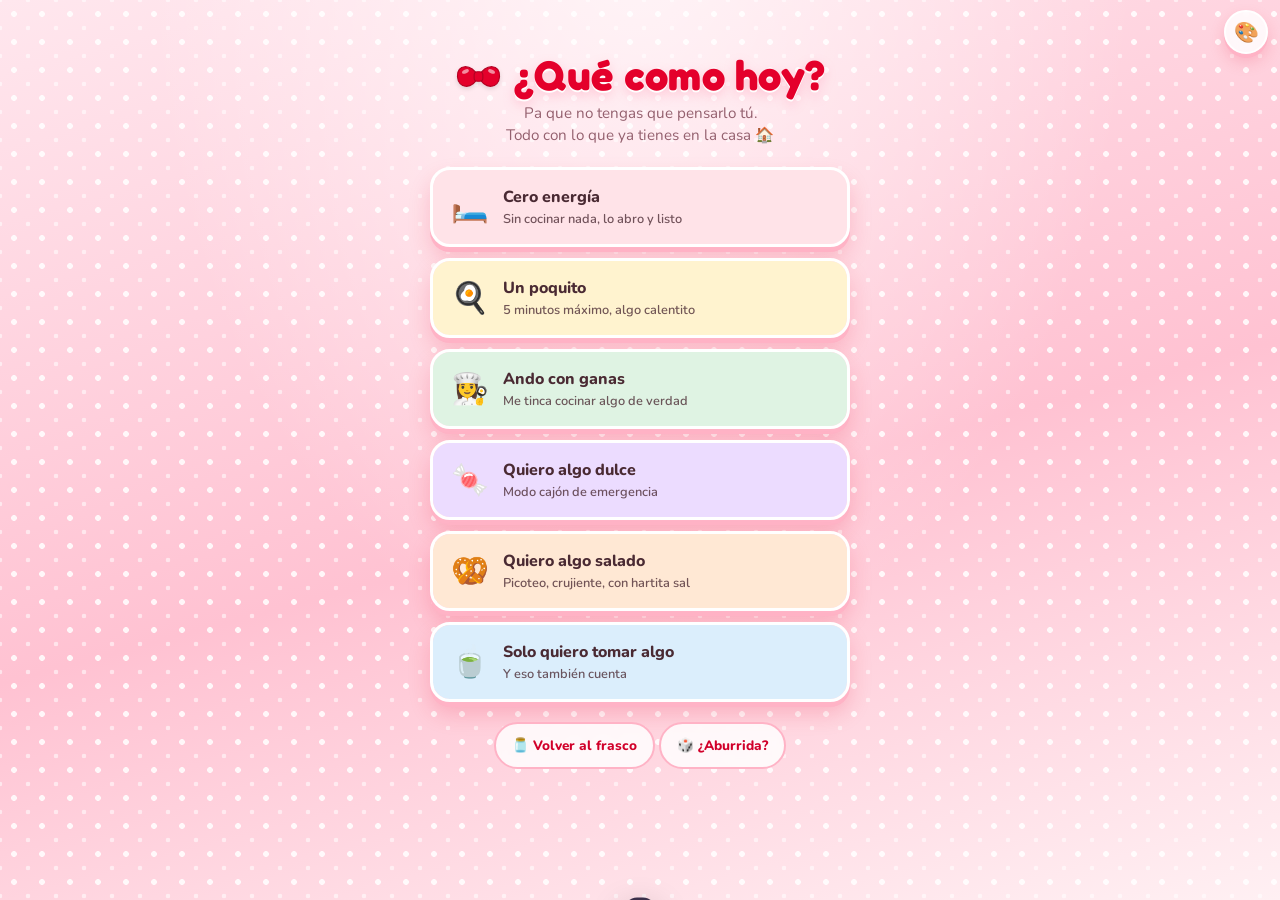
<file: comida.html>
<!DOCTYPE html>
<html lang="es">
<head>
<meta charset="UTF-8">
<meta name="viewport" content="width=device-width, initial-scale=1">
<title>¿Qué como hoy?</title>
<link rel="manifest" href="manifest.webmanifest">
<meta name="theme-color" content="#e4002b">
<link rel="apple-touch-icon" href="apple-touch-icon.png">
<meta name="apple-mobile-web-app-capable" content="yes">
<meta name="mobile-web-app-capable" content="yes">
<meta name="apple-mobile-web-app-title" content="Frasquito">
<link rel="preload" href="fuentes/nunito-latin.woff2" as="font" type="font/woff2" crossorigin>
<link rel="stylesheet" href="fuentes.css">
<style>
  :root { --ink:#3b2f4a; --soft:#7a6b8a; --accent:#e8798f; }
  * { box-sizing:border-box; margin:0; padding:0; }
  body {
    min-height:100vh; display:block;
    font-family:"Nunito", system-ui, sans-serif; color:var(--ink); padding:clamp(16px,6vh,56px) 16px;
    background:
      radial-gradient(circle at 15% 10%, #ffe9d6 0, transparent 42%),
      radial-gradient(circle at 88% 85%, #dcf0e4 0, transparent 45%),
      radial-gradient(circle at 80% 8%, #ffeef5 0, transparent 38%),
      #fdf8f3;
    overflow-x:hidden;
  }
  .card { max-width:420px; width:100%; margin-inline:auto; text-align:center; position:relative; z-index:2; }
  h1 { font-family:"Caveat", cursive; font-size:2.6rem; font-weight:700; line-height:1; }
  .sub { color:var(--soft); margin:6px 0 20px; font-size:.95rem; line-height:1.5; }

  .opts { display:flex; flex-direction:column; gap:11px; }
  .opt {
    border:none; border-radius:20px; padding:16px 18px; font-family:inherit; font-size:1rem; font-weight:800;
    color:var(--ink); cursor:pointer; display:flex; align-items:center; gap:14px; text-align:left;
    box-shadow:0 6px 18px #0000000f; transition:transform .15s, box-shadow .15s;
  }
  .opt:hover { transform:translateY(-3px); box-shadow:0 10px 22px #00000018; }
  .opt span.em { font-size:1.9rem; }
  .opt small { display:block; font-weight:600; color:var(--soft); font-size:.8rem; margin-top:2px; }
  .o-cero { background:#ffe3e8; } .o-poco { background:#fff3cf; }
  .o-ganas { background:#dff3e3; } .o-dulce { background:#ecdcff; }
  .o-salado { background:#ffe8d4; } .o-tomar { background:#dbeefc; }

  .plato {
    display:none; background:#fff; border-radius:26px; padding:28px 22px 22px; position:relative;
    box-shadow:0 16px 40px #3b2f4a1f; animation:pop .5s cubic-bezier(.2,1.3,.4,1);
  }
  .plato .em { font-size:4rem; line-height:1; }
  .plato h2 { font-family:"Caveat", cursive; font-size:2.2rem; font-weight:700; margin:6px 0 2px; }
  .plato .tag { display:inline-block; background:#f7eef2; color:var(--soft); border-radius:99px;
                padding:4px 12px; font-size:.75rem; font-weight:800; letter-spacing:1px; }
  .plato .pasos { text-align:left; margin:16px 0 4px; }
  .plato .pasos li { list-style:none; display:flex; gap:10px; padding:7px 0; font-size:.95rem; line-height:1.4;
                     border-top:1px dashed #f0e4ea; }
  .plato .pasos li b { color:var(--accent); font-weight:800; }
  .nota { color:var(--soft); font-size:.88rem; margin-top:12px; font-style:italic; }
  @keyframes pop { from { transform:scale(.9); opacity:0; } to { transform:none; opacity:1; } }

  .row { display:flex; gap:10px; justify-content:center; flex-wrap:wrap; margin-top:16px; }
  .btn { min-height:44px; border:none; border-radius:14px; padding:12px 18px; font-family:inherit; font-weight:800; font-size:.92rem;
         cursor:pointer; background:var(--accent); color:#fff; box-shadow:0 6px 16px #e8798f55; transition:transform .15s; }
  .btn.alt { background:#fff; color:var(--ink); box-shadow:0 4px 14px #0000000f; }
  .btn:hover { transform:translateY(-2px); }
  .listo { display:none; margin-top:16px; font-family:"Caveat", cursive; font-size:1.6rem; color:var(--accent); }
  .link { display:inline-block; margin-top:20px; color:var(--soft); font-size:.85rem; text-decoration:none;
          font-weight:600; background:#ffffffaa; padding:12px 16px; min-height:44px; border-radius:99px; }
  .float { position:fixed; bottom:-40px; font-size:1.5rem; animation:up linear forwards; z-index:1; pointer-events:none; }
  button:focus-visible,a:focus-visible { outline:3px solid #b3002a; outline-offset:3px; }
  @media (prefers-reduced-motion:reduce){ *{animation:none!important;transition:none!important} .float{display:none} }
  @keyframes up { to { transform:translateY(-115vh) rotate(25deg); opacity:0; } }
</style>
<link rel="stylesheet" href="kawaii.css">
<link rel="stylesheet" href="temas.css">
<script src="temas.js"></script>
</head>
<body>
<div class="card">
  <h1>¿Qué como hoy?</h1>
  <p class="sub" id="sub">Pa que no tengas que pensarlo tú.<br>Todo con lo que ya tienes en la casa 🏠</p>

  <div class="opts" id="menu">
    <button class="opt o-cero" onclick="sugerir('cero')"><span class="em">🛏️</span><span>Cero energía<small>Sin cocinar nada, lo abro y listo</small></span></button>
    <button class="opt o-poco" onclick="sugerir('poco')"><span class="em">🍳</span><span>Un poquito<small>5 minutos máximo, algo calentito</small></span></button>
    <button class="opt o-ganas" onclick="sugerir('ganas')"><span class="em">👩‍🍳</span><span>Ando con ganas<small>Me tinca cocinar algo de verdad</small></span></button>
    <button class="opt o-dulce" onclick="sugerir('dulce')"><span class="em">🍬</span><span>Quiero algo dulce<small>Modo cajón de emergencia</small></span></button>
    <button class="opt o-salado" onclick="sugerir('salado')"><span class="em">🥨</span><span>Quiero algo salado<small>Picoteo, crujiente, con hartita sal</small></span></button>
    <button class="opt o-tomar" onclick="sugerir('tomar')"><span class="em">🍵</span><span>Solo quiero tomar algo<small>Y eso también cuenta</small></span></button>
  </div>

  <div class="plato" id="plato">
    <div class="em" id="pEm"></div>
    <h2 id="pNom"></h2>
    <span class="tag" id="pTag"></span>
    <ul class="pasos" id="pPasos"></ul>
    <p class="nota" id="pNota"></p>
    <div class="row">
      <button class="btn" onclick="otra()">Otra idea</button>
      <button class="btn alt" onclick="comi()">Ya, me sirve 👍</button>
      <button class="btn alt" onclick="volver()">Volver</button>
    </div>
    <p class="listo" id="listo" aria-live="polite"></p>
  </div>

  <a class="link" href="index.html">🫙 Volver al frasco</a>
  <a class="link" href="aburrida.html">🎲 ¿Aburrida?</a>
</div>

<script>
// ✏️ PERSONALIZA AQUÍ: ideas de comida por nivel de energía
const IDEAS = {
  cero: [
    { e:"🥑", n:"Pan con palta al estilo bueno", t:"2 min", p:["Pan, palta aplastada","Sal, limón y un chorrito de aceite","Si hay ají o merkén, échale"], nota:"El aceite y el limón son la diferencia entre comer y comer rico. Hazme caso." },
    { e:"🍦", n:"Yogurt con gomitas encima", t:"1 min", p:["Un yogurt","Gomitas picadas encima","Cereal o galletas molidas si hay"], nota:"Suena raro, está increíble. Me lo agradeces después." },
    { e:"🥪", n:"Sándwich de tu jamón favorito", t:"2 min", p:["Pan, tu jamón (ese mismo)","Palta o tomate","Sal y listo"], nota:"Sé perfectamente cuál es tu jamón. Que quede claro." },
    { e:"🍌", n:"Plátano con manjar", t:"1 min", p:["Plátano en rodajas","Manjar encima","Maní picado si hay"], nota:"Postre disfrazado de comida. Nadie tiene que saberlo." },
    { e:"🥣", n:"Cereal a las 11 de la noche", t:"2 min", p:["Cereal en un bowl","Leche","Sin culpa, es la ley"], nota:"Comer cereal a deshora es un derecho humano." },
    { e:"🍪", n:"Galletas mojadas en té", t:"3 min", p:["Té bien caliente","Las galletas que haya","Mójalas justo lo necesario"], nota:"Si se te cae una al fondo, es señal de buena suerte (me lo inventé, pero igual)." },
    { e:"🥫", n:"Atún con palta", t:"3 min", p:["Lata de atún escurrida","Palta aplastada, limón y sal","Encima de galletas o pan"], nota:"Tiene proteína, así que te va a dejar realmente mejor, no solo lleno." },
    { e:"🍎", n:"Fruta cortada (truco)", t:"3 min", p:["La fruta que haya","Córtala en trocitos chicos","Sal o limón encima si es ácida"], nota:"Cortada te la comes, entera se pudre en el frutero. Ciencia pura." },
  ],
  poco: [
    { e:"🌯", n:"Fajita floja", t:"5 min", p:["Tortilla al sartén 1 min por lado","Rellena con lo que haya: jamón, palta, huevo","Enróllala apretada"], nota:"La versión floja de tus fajitas. El 80% del sabor con el 20% del esfuerzo." },
    { e:"🍳", n:"Huevos revueltos cremosos", t:"5 min", p:["Huevos batidos con sal","Fuego bajo, revolviendo lento","Sácalos antes de que se vean listos"], nota:"El secreto es fuego bajo y paciencia. Si quedan secos, te fuiste de largo." },
    { e:"🌭", n:"Vienesa envuelta en pan", t:"4 min", p:["Vienesa al microondas 40 seg","Envuélvela en pan de molde","Mayo o palta adentro"], nota:"Comida de las 3 de la mañana, pero a cualquier hora." },
    { e:"🍚", n:"Arroz con huevo frito", t:"8 min", p:["Arroz (mejor si es del día anterior)","Huevo frito con el borde crujiente","Salsa de soya encima"], nota:"Rompe la yema y mézclalo todo. Ahí está la gracia." },
    { e:"🍜", n:"Sopa de sobre mejorada", t:"5 min", p:["La sopa como dice el sobre","Échale un huevo batido en hilo mientras hierve","Un chorrito de limón al final"], nota:"Con el huevo deja de ser sopa de soltero triste." },
    { e:"🥣", n:"Avena que sabe a postre", t:"3 min", p:["Avena con leche en un pocillo","Microondas 1,5 min","Plátano, manjar o miel encima"], nota:"Calentita y suave, ideal cuando el estómago anda apretado." },
    { e:"🥔", n:"Papa al microondas", t:"7 min", p:["Papa pinchada con tenedor","Microondas 5 min","Ábrela, mantequilla, sal y ají de color"], nota:"Parece que cocinaste y no hiciste nada. Tu secreto conmigo." },
    { e:"🍞", n:"Tostadas con manjar y plátano", t:"3 min", p:["Pan bien tostado","Manjar generoso","Plátano en rodajas encima"], nota:"Dulce, crujiente y blandito a la vez. Combinación perfecta." },
  ],
  ganas: [
    { e:"🌮", n:"Fajitas de verdad", t:"20 min", p:["Pollo o carne en tiras con comino y paprika","Cebolla y pimentón salteados aparte","Todo en la tortilla con palta y limón"], nota:"Tus favoritas. Y si sobra relleno, mañana te lo comes con arroz y quedas igual de feliz." },
    { e:"🥖", n:"Churrasco como Dios manda", t:"18 min", p:["Carne en tiras finas, sartén bien caliente","Pan grande, palta y tomate en rodajas","Mayo casera y sal gruesa"], nota:"El truco es que el sartén esté humeando antes de echar la carne. Si no, la carne se cuece en vez de dorarse." },
    { e:"🍝", n:"Tallarines con salsa de la abuela", t:"25 min", p:["Cebolla y ajo bien picados a sofreír","Salsa de tomate, sal, azúcar y orégano","Deja hervir 15 min y échale a los fideos"], nota:"La pizca de azúcar le quita lo ácido al tomate. Ese es el truco de todas las abuelas." },
    { e:"🥞", n:"Panqueques a las 6 de la tarde", t:"20 min", p:["Harina, leche, huevo y una cucharada de azúcar","Al sartén con mantequilla","Manjar y plátano, enrollados"], nota:"Los primeros dos siempre salen feos. Es tradición, no es culpa tuya." },
    { e:"🍟", n:"Chorrillana floja", t:"25 min", p:["Papas fritas o al horno de base","Carne en tiras y cebolla salteada encima","Dos huevos fritos arriba"], nota:"Plato para comer directo del sartén, sentada en el suelo, viendo algo. Es el plan completo." },
    { e:"🍲", n:"Cazuela flojita", t:"30 min", p:["Pollo, papa, zapallo y zanahoria a la olla","Agua, sal y un poco de orégano","Hierve 25 min y échale arroz al final"], nota:"Rinde días. Y el caldo del día siguiente sabe mejor que el primero." },
    { e:"🍞", n:"Tostadas francesas", t:"12 min", p:["Pan remojado en huevo con leche, azúcar y canela","Al sartén con mantequilla hasta dorar","Azúcar flor o manjar encima"], nota:"Sirve el pan medio viejo, incluso mejor. Nada se bota." },
    { e:"🥗", n:"Ensalada que sí llena", t:"15 min", p:["Lechuga o tomate de base","Huevo duro, atún o pollo, y palta","Aceite, limón, sal y un poquito de mostaza"], nota:"Sin proteína te da hambre a la hora. Con proteína aguantas." },
  ],
  dulce: [
    { e:"🍬", n:"Gomitas congeladas", t:"1 min + espera", p:["Gomitas al congelador","Espera un rato","Cómetelas duras"], nota:"Cambian completamente de textura. Pruébalo y después me cuentas." },
    { e:"📺", n:"Gomitas + serie", t:"1 min", p:["Las gomitas que tengas","Algo que ya hayas visto mil veces","Cómetelas de a poquito (o no)"], nota:"Volver a ver algo conocido cansa menos la cabeza. Plan perfecto para día malo." },
    { e:"🗄️", n:"Asalto al cajón", t:"2 min", p:["Abre el cajón de emergencia","Toma lo primero que te tinque, sin pensar","Té calentito al lado"], nota:"Para esto existe el cajón. Úsalo, que para eso está." },
    { e:"🍮", n:"Postre de galletas en vaso", t:"5 min", p:["Galletas molidas en un vaso","Capa de manjar o yogurt","Otra capa de galletas encima"], nota:"Tres capas y parece de pastelería. Nadie necesita saber que demoraste 5 minutos." },
    { e:"🍏", n:"Manzana caliente con canela", t:"5 min", p:["Manzana en cubitos","Azúcar y canela encima","Microondas 3 min"], nota:"La casa queda oliendo increíble. Ese es el verdadero premio." },
    { e:"🥛", n:"Leche con cocoa y galletas", t:"3 min", p:["Leche caliente con cocoa","Azúcar a tu gusto","Galletas al lado para mojar"], nota:"Sabe a cuando uno llegaba del colegio." },
    { e:"🍞", n:"Pan con manjar", t:"1 min", p:["Pan","Manjar","No existe el paso 3"], nota:"Sin discusión posible. Es lo mejor que hay y punto." },
    { e:"🍿", n:"Cabritas dulces", t:"6 min", p:["Cabritas en la olla","Azúcar mientras revientan","Revuelve rápido para que no se queme"], nota:"Ojo: se queman en dos segundos. No te vayas del lado de la olla." },
  ],
  salado: [
    { e:"🍟", n:"Papas fritas dentro del pan", t:"3 min", p:["Pan","Papas fritas de bolsa adentro","Mayo o palta"], nota:"Sé que suena mal. Sé que lo vas a hacer igual. Está buenísimo." },
    { e:"🍿", n:"Cabritas con limón y merkén", t:"6 min", p:["Cabritas como siempre","Limón exprimido encima","Merkén o ají de color y harta sal"], nota:"Una vez que las pruebas así, las normales te van a dar pena." },
    { e:"🥑", n:"Galletas de agua con palta y ají", t:"3 min", p:["Galletas de agua","Palta, sal y limón","Un poquito de ají o pebre encima"], nota:"Crujiente abajo, cremoso arriba, picante al final. Perfecto." },
    { e:"🥚", n:"Huevo duro con sal y ají", t:"11 min", p:["Huevos al agua hirviendo 10 min","Pélalos bajo el agua fría","Sal, pimienta y merkén"], nota:"El agua fría es el truco para que la cáscara salga entera." },
    { e:"🥜", n:"Maní con limón", t:"1 min", p:["Maní salado en un pocillo","Limón exprimido encima","Revuelve y come al tiro"], nota:"Si los dejas mucho rato se ablandan. Cómelos de inmediato." },
    { e:"🌭", n:"Completo de emergencia", t:"8 min", p:["Vienesas al agua caliente","Pan, palta y tomate picadito","Mayo arriba, sin medirse"], nota:"Si no hay pan de completo, el pan normal funciona igual. Nadie se entera." },
    { e:"🧅", n:"Papas rústicas al sartén", t:"14 min", p:["Papas en gajos, sin pelar","Sartén con harto aceite, tapadas 10 min","Sal gruesa, ajo en polvo y orégano al final"], nota:"Tapadas se cuecen por dentro, destapadas se doran. Ese es todo el secreto." },
    { e:"🫓", n:"Pan tostado con aceite y sal", t:"3 min", p:["Pan bien tostado, casi quemado","Aceite de oliva encima","Sal gruesa y orégano"], nota:"La cosa más simple del mundo y no puedes comerte solo uno." },
  ],
  tomar: [
    { e:"🫖", n:"Té con algo dulce al lado", t:"4 min", p:["Tu té favorito","Galletas, gomitas o lo del cajón","Siéntate a tomártelo sin apuro"], nota:"La regla es que tienes que sentarte. Tomárselo de pie no cuenta." },
    { e:"🍵", n:"Té para la cabeza revuelta", t:"3 min", p:["Manzanilla, menta o cedrón","Agua recién hervida","Miel o azúcar"], nota:"Si andas acelerada, este sí ayuda de verdad. El café no." },
    { e:"💧", n:"Un vaso de agua entero", t:"30 seg", p:["Un vaso","Agua","Tómatelo entero, no a sorbitos"], nota:"Suena tonto, pero a veces el bajón es deshidratación disfrazada. Hazme caso." },
    { e:"🥤", n:"Leche con plátano", t:"3 min", p:["Leche, un plátano y azúcar","Todo a la juguera","Canela encima si hay"], nota:"Es casi una comida, así que cuenta doble en días flojos." },
    { e:"🧃", n:"Algo frío y dulce", t:"1 min", p:["Jugo, bebida o agua con limón","Harto hielo"],  nota:"A veces uno no quiere comida, quiere algo helado. Es válido." },
    { e:"☕", n:"Cortado de media tarde", t:"4 min", p:["Café","Leche bien caliente","Azúcar a tu gusto"], nota:"Ojo con la hora: si es tarde, después no vas a poder dormir y me vas a culpar a mí." },
  ],
};

const CIERRES = {
  cero: ["Ya comiste algo. Eso ya es un logro de hoy 💛", "Perfecto. No tenía que ser una gran comida.", "Listo. Ahora descansa tranquila."],
  poco: ["Cocinaste algo. Mírate, tú puedes 💪", "Bien ahí. Eso cuenta harto.", "Te lo ganaste. Come tranquila."],
  ganas: ["¡Qué grande! Después me cuentas cómo quedó 😋", "Me dan ganas de probarlo. Guárdame un poquito.", "Cocinar con ganas es buena señal. Me alegro 💛"],
  dulce: ["Pa eso está el cajón de emergencia 🍬", "Dulce merecido. Sin culpa, ¿ya?", "Perfecto. Los dulces también son cuidado propio."],
  salado: ["Picoteo salado, buena elección 🥨", "Eso es puro antojo y está perfecto.", "Salado y crujiente. Aprobado."],
  tomar: ["Eso también cuenta. En serio 💧", "Bien ahí. Después, si puedes, come algo chiquitito.", "Ya está. Eso ya es cuidarte."],
};

let modo = null, ultima = null;
function sugerir(m) {
  modo = m;
  document.getElementById("menu").style.display = "none";
  document.getElementById("sub").style.display = "none";
  document.getElementById("plato").style.display = "block";
  document.getElementById("listo").style.display = "none";
  otra();
}
function otra() {
  const lista = IDEAS[modo];
  let i; do { i = Math.floor(Math.random() * lista.length); } while (lista[i].n === ultima && lista.length > 1);
  const id = lista[i]; ultima = id.n;
  document.getElementById("pEm").textContent = id.e;
  document.getElementById("pNom").textContent = id.n;
  document.getElementById("pTag").textContent = id.t.toUpperCase();
  const ul = document.getElementById("pPasos"); ul.innerHTML = "";
  id.p.forEach((paso, k) => {
    const li = document.createElement("li");
    li.innerHTML = "<b></b><span></span>";
    li.querySelector("b").textContent = (k + 1) + ".";
    li.querySelector("span").textContent = paso;
    ul.appendChild(li);
  });
  document.getElementById("pNota").textContent = id.nota;
  document.getElementById("listo").style.display = "none";
  const p = document.getElementById("plato");
  p.style.animation = "none"; p.offsetHeight; p.style.animation = "";
}
function comi() {
  const c = CIERRES[modo];
  const el = document.getElementById("listo");
  el.textContent = c[Math.floor(Math.random() * c.length)];
  el.style.display = "block";
  llover([document.getElementById("pEm").textContent, "💛", "✨"]);
}
function volver() {
  document.getElementById("plato").style.display = "none";
  document.getElementById("menu").style.display = "flex";
  document.getElementById("sub").style.display = "block";
}
function llover(emojis) {
  if (window.matchMedia && matchMedia('(prefers-reduced-motion: reduce)').matches) return;
  for (let k = 0; k < 14; k++) {
    const e = document.createElement("div");
    e.className = "float";
    e.textContent = emojis[k % emojis.length];
    e.style.left = Math.random() * 100 + "vw";
    e.style.animationDuration = 3 + Math.random() * 3 + "s";
    e.style.animationDelay = Math.random() * 1.2 + "s";
    document.body.appendChild(e);
    setTimeout(() => e.remove(), 7000);
  }
}
</script>
<script src="kawaii.js" defer></script>
<script src="pwa.js" defer></script>
</body>
</html>
</file>
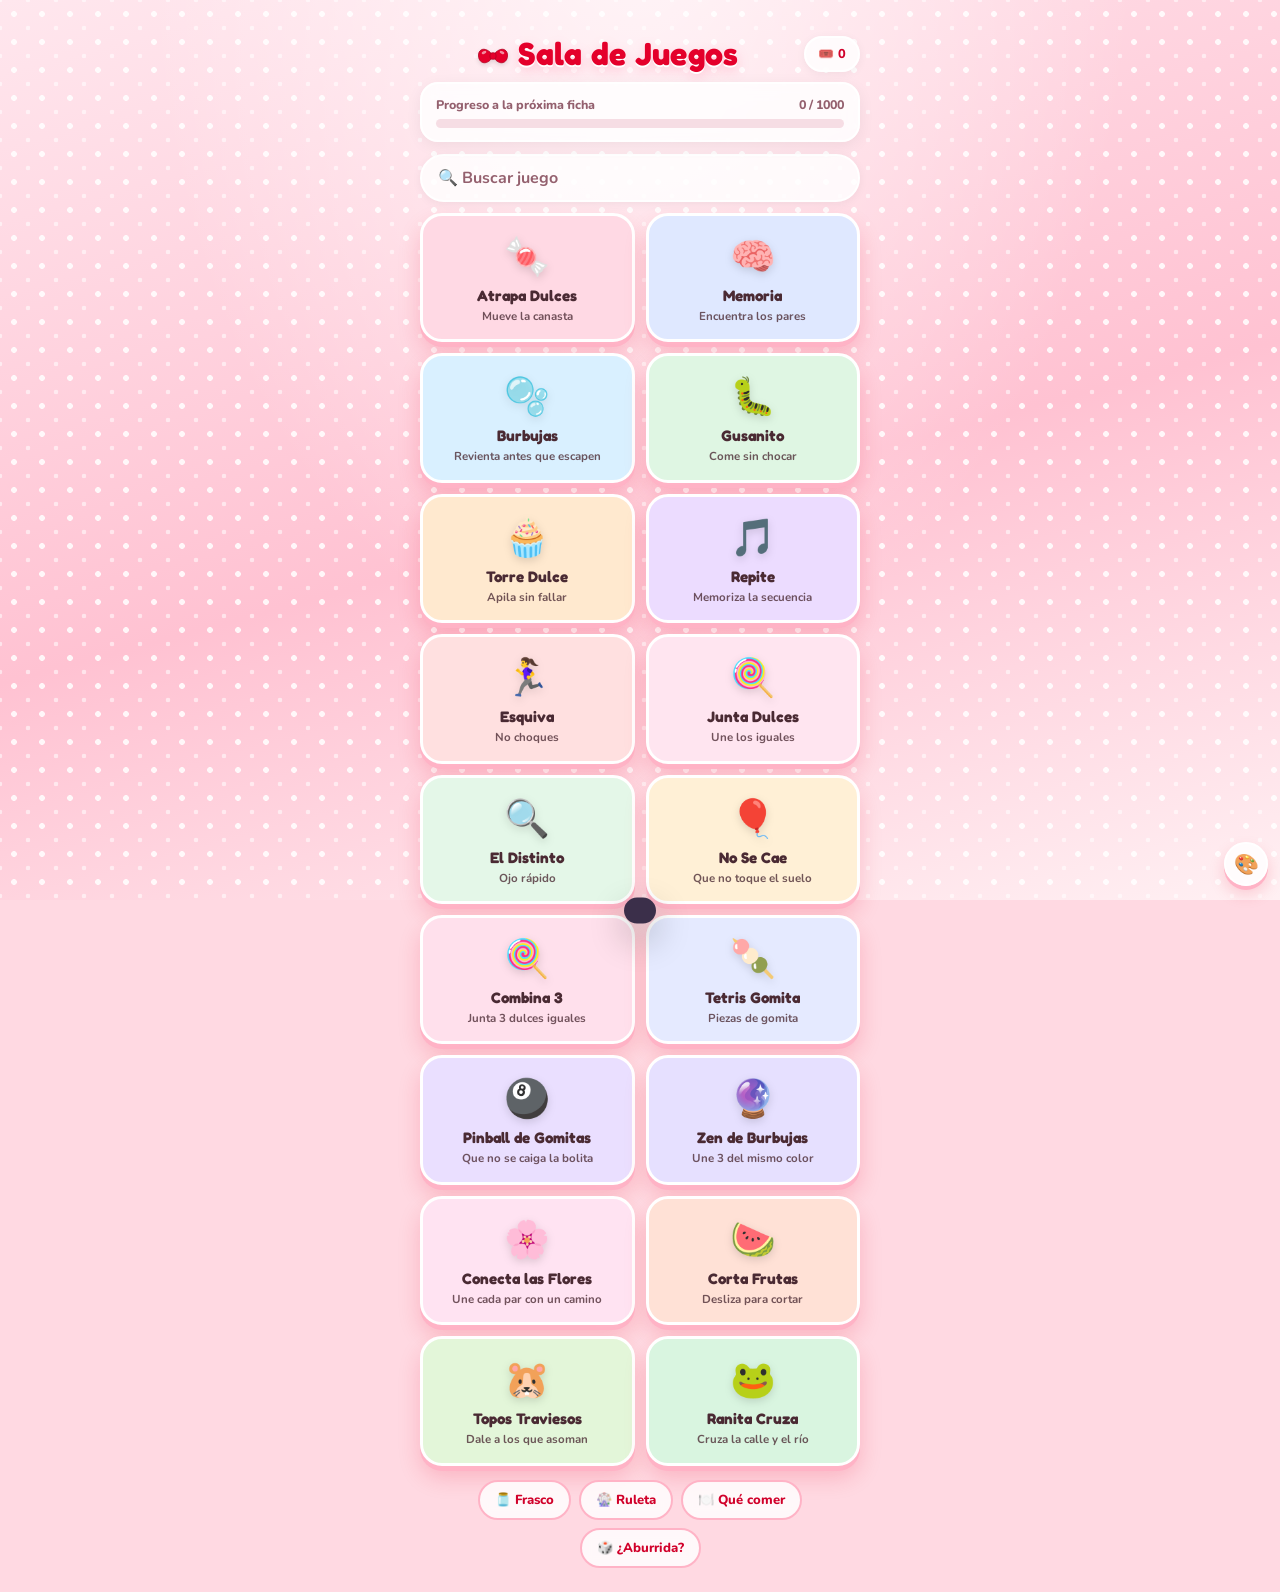
<file: juegos.html>
<!DOCTYPE html>
<html lang="es">
<head>
<meta charset="UTF-8">
<meta name="viewport" content="width=device-width, initial-scale=1, maximum-scale=1, user-scalable=no, viewport-fit=cover">
<title>Sala de Juegos</title>
<link rel="manifest" href="manifest.webmanifest">
<meta name="theme-color" content="#e4002b">
<link rel="apple-touch-icon" href="apple-touch-icon.png">
<meta name="apple-mobile-web-app-capable" content="yes">
<meta name="mobile-web-app-capable" content="yes">
<meta name="apple-mobile-web-app-title" content="Frasquito">
<link rel="preload" href="fuentes/nunito-latin.woff2" as="font" type="font/woff2" crossorigin>
<link rel="stylesheet" href="fuentes.css">
<style>
  :root {
    --ink:#3b2f4a; --soft:#7a6b8a; --accent:#e8798f; --oro:#e0a92b;
    --card:#fffdfdee;
  }
  * { box-sizing:border-box; margin:0; padding:0; -webkit-tap-highlight-color:transparent; }
  html, body { overscroll-behavior-y:contain; }
  body {
    min-height:100dvh; display:block;
    font-family:"Nunito", system-ui, sans-serif; color:var(--ink); padding:max(clamp(14px,4vh,40px),env(safe-area-inset-top)) max(14px,env(safe-area-inset-right)) max(24px,env(safe-area-inset-bottom)) max(14px,env(safe-area-inset-left));
    background:
      radial-gradient(circle at 18% 8%, #ffdfe9 0, transparent 42%),
      radial-gradient(circle at 88% 88%, #dfe4ff 0, transparent 46%),
      radial-gradient(circle at 80% 6%, #fff3cc 0, transparent 36%),
      #fbf5f8;
    overflow-x:hidden; user-select:none; -webkit-user-select:none;
  }
  .app { width:100%; max-width:440px; margin-inline:auto; }

  /* ---------- HUD ---------- */
  .top { display:flex; align-items:center; gap:8px; margin-bottom:10px; }
  .top .volver { border:none; background:#ffffffcc; border-radius:99px; width:40px; height:40px; font-size:1.1rem;
                 cursor:pointer; box-shadow:0 2px 10px #0000000d; color:var(--ink); flex:none; }
  .top h1 { font-family:"Caveat", cursive; font-size:2rem; font-weight:700; line-height:1; flex:1; text-align:center; }
  .chips { display:flex; gap:6px; }
  .chip { background:#ffffffcc; border-radius:99px; padding:7px 12px; font-size:.8rem; font-weight:800;
          box-shadow:0 2px 10px #0000000d; white-space:nowrap; }
  .chip.oro { color:var(--oro); }

  /* ---------- Progreso a ficha ---------- */
  .prog { background:var(--card); border-radius:18px; padding:12px 14px; margin-bottom:12px; box-shadow:0 4px 16px #0000000f; }
  .prog .l { display:flex; justify-content:space-between; font-size:.78rem; font-weight:800; color:var(--soft); margin-bottom:6px; }
  .prog .bar { height:9px; background:#f1e5ec; border-radius:9px; overflow:hidden; }
  .prog .bar div { height:100%; width:0; border-radius:9px; background:linear-gradient(90deg,#f7a1b5,#e0a92b); transition:width .6s cubic-bezier(.2,.9,.3,1); }

  /* ---------- Grilla de juegos ---------- */
  .buscar { width:100%; border:none; border-radius:99px; padding:11px 16px; margin-bottom:11px; font:inherit; font-weight:700;
            font-size:16px; background:#ffffffcc; color:var(--ink); box-shadow:0 2px 10px #0000000d; user-select:text; -webkit-user-select:text; outline-offset:2px; }
  .grid { display:grid; grid-template-columns:1fr 1fr; gap:11px; }
  .game {
    border:none; border-radius:22px; padding:16px 12px; cursor:pointer; font-family:inherit; color:var(--ink);
    display:flex; flex-direction:column; align-items:center; gap:4px; position:relative; overflow:hidden;
    box-shadow:0 6px 18px #0000000f; transition:transform .18s cubic-bezier(.2,1.4,.4,1), box-shadow .18s;
  }
  .game:active { transform:scale(.95); }
  .game:hover { transform:translateY(-4px); box-shadow:0 12px 26px #00000018; }
  .game .em { font-size:2.3rem; filter:drop-shadow(0 3px 4px #0002); animation:flot 3s ease-in-out infinite; }
  .game:nth-child(2n) .em { animation-delay:-1.5s; }
  @keyframes flot { 50% { transform:translateY(-5px) rotate(4deg); } }
  .game b { font-size:.95rem; font-weight:900; }
  .game small { font-size:.72rem; color:#00000088; font-weight:700; line-height:1.25; }
  .game .rec { position:absolute; top:7px; right:9px; font-size:.65rem; font-weight:900; color:#00000066; }

  /* ---------- Zona de juego ---------- */
  .zona { position:relative; width:100%; aspect-ratio:3/4; max-height:72dvh; margin:0 auto;
          background:var(--card); border-radius:26px; overflow:hidden; box-shadow:0 14px 34px #3b2f4a1f;
          touch-action:none; overscroll-behavior:contain; }
  canvas { width:100%; height:100%; display:block; touch-action:none; }
  .domzone { position:absolute; inset:0; touch-action:none; display:flex; align-items:center; justify-content:center; padding:14px; }

  .barraJuego { display:flex; justify-content:space-between; align-items:center; gap:8px;
                background:#ffffffdd; border-radius:99px; padding:9px 16px; margin-bottom:10px;
                font-weight:900; font-size:.92rem; box-shadow:0 2px 10px #0000000d; }
  .barraJuego .t { color:var(--accent); }

  /* ---------- Overlay ---------- */
  .ov { position:absolute; inset:0; display:none; flex-direction:column; align-items:center; justify-content:center;
        gap:9px; padding:24px; text-align:center; background:#fff8fbf2; backdrop-filter:blur(4px); z-index:5; }
  .ov.on { display:flex; animation:fade .3s ease; }
  @keyframes fade { from { opacity:0; transform:scale(.96); } }
  .ov h2 { font-family:"Caveat", cursive; font-size:2.3rem; line-height:1.05; }
  .ov p { color:var(--soft); font-size:.92rem; line-height:1.45; }
  .ov .pts { font-size:3.4rem; font-weight:900; color:var(--accent); line-height:1; }
  .ov .pts small { display:block; font-size:.8rem; color:var(--soft); font-weight:800; letter-spacing:2px; }
  .btn { border:none; border-radius:16px; padding:13px 22px; font-family:inherit; font-weight:900; font-size:.98rem;
         cursor:pointer; background:var(--accent); color:#fff; box-shadow:0 6px 16px #e8798f55;
         text-decoration:none; display:inline-block; transition:transform .15s; }
  .btn:active { transform:scale(.96); }
  .btn.oro { background:var(--oro); box-shadow:0 6px 16px #e0a92b55; }
  .btn.alt { background:#fff; color:var(--ink); box-shadow:0 4px 14px #0000000f; }
  .fila { display:flex; gap:8px; flex-wrap:wrap; justify-content:center; }

  .links { margin-top:14px; display:flex; gap:8px; justify-content:center; flex-wrap:wrap; }
  .link { color:var(--soft); font-size:.82rem; text-decoration:none; font-weight:800;
          background:#ffffffaa; padding:9px 15px; border-radius:99px; }
  .game:focus-visible, .btn:focus-visible, .volver:focus-visible, .link:focus-visible { outline:3px solid var(--accent); outline-offset:2px; }
  @media (prefers-reduced-motion:reduce) { .game .em, .ov.on { animation:none; } .game { transition:none; } }
  .oculto { display:none !important; }
  .confeti { position:fixed; top:-20px; font-size:1.3rem; pointer-events:none; z-index:50; animation:caer linear forwards; }
  @keyframes caer { to { transform:translateY(110dvh) rotate(400deg); opacity:.2; } }
</style>
<link rel="stylesheet" href="kawaii.css">
<link rel="stylesheet" href="temas.css">
<script src="temas.js"></script>
</head>
<body>
<div class="app">
  <div class="top">
    <button class="volver oculto" id="btnVolver" onclick="volverHub()" aria-label="Volver a la sala de juegos">←</button>
    <h1 id="titulo">Sala de Juegos</h1>
    <div class="chips"><span class="chip oro">🎟️ <span id="chipFichas">0</span></span></div>
  </div>

  <!-- HUB -->
  <div id="hub">
    <div class="prog">
      <div class="l"><span>Progreso a la próxima ficha</span><span id="progTxt">0 / 150</span></div>
      <div class="bar"><div id="progBar"></div></div>
    </div>
    <input id="buscar" class="buscar" type="search" placeholder="🔍 Buscar juego" aria-label="Buscar juego" autocomplete="off">
    <div class="grid" id="grid"></div>
    <div class="links">
      <a class="link" href="index.html">🫙 Frasco</a>
      <a class="link" href="ruleta.html">🎡 Ruleta</a>
      <a class="link" href="comida.html">🍽️ Qué comer</a>
      <a class="link" href="aburrida.html">🎲 ¿Aburrida?</a>
    </div>
  </div>

  <!-- JUEGO -->
  <div id="jugar" class="oculto">
    <div class="barraJuego">
      <span id="hudIzq">🍬 0</span>
      <span class="t" id="hudMedio">⏱️ 45</span>
      <span id="hudDer">🏆 0</span>
    </div>
    <div class="zona" id="zona">
      <canvas id="cv" class="oculto"></canvas>
      <div class="domzone oculto" id="dom"></div>
      <div class="ov" id="ov" role="dialog" aria-live="polite" aria-labelledby="ovT">
        <h2 id="ovT"></h2>
        <p id="ovP"></p>
        <div class="fila" id="ovBtns"></div>
      </div>
    </div>
  </div>
</div>

<script src="juegos.js"></script>
<script src="kawaii.js" defer></script>
<script src="pwa.js" defer></script>
</body>
</html>
</file>
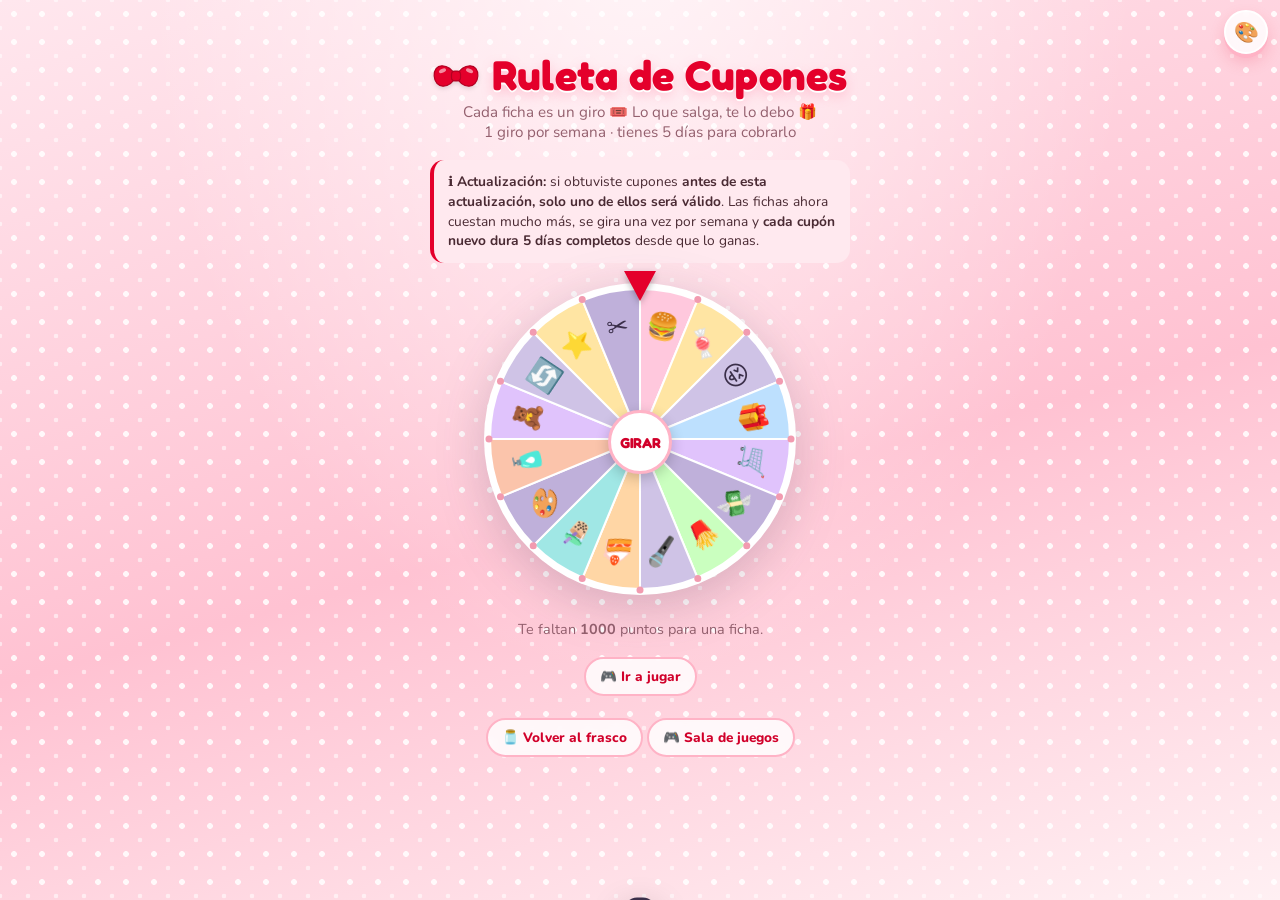
<file: ruleta.html>
<!DOCTYPE html>
<html lang="es">
<head>
<meta charset="UTF-8">
<meta name="viewport" content="width=device-width, initial-scale=1">
<title>Ruleta de Cupones</title>
<link rel="manifest" href="manifest.webmanifest">
<meta name="theme-color" content="#e4002b">
<link rel="apple-touch-icon" href="apple-touch-icon.png">
<meta name="apple-mobile-web-app-capable" content="yes">
<meta name="mobile-web-app-capable" content="yes">
<meta name="apple-mobile-web-app-title" content="Frasquito">
<link rel="preload" href="fuentes/nunito-latin.woff2" as="font" type="font/woff2" crossorigin>
<link rel="stylesheet" href="fuentes.css">
<style>
  :root { --ink:#3b2f4a; --soft:#7a6b8a; --accent:#e8798f; }
  * { box-sizing:border-box; margin:0; padding:0; }
  body {
    min-height:100vh; display:block;
    font-family:"Nunito", system-ui, sans-serif; color:var(--ink); padding:clamp(16px,6vh,56px) 16px;
    background:
      radial-gradient(circle at 20% 15%, #ffd9e4 0, transparent 40%),
      radial-gradient(circle at 85% 80%, #d9e8ff 0, transparent 45%),
      radial-gradient(circle at 80% 10%, #fff1c9 0, transparent 35%),
      #fbf4f7;
    overflow-x:hidden;
  }
  .card { max-width:420px; width:100%; margin-inline:auto; text-align:center; position:relative; z-index:2; }
  h1 { font-family:"Caveat", cursive; font-size:2.6rem; font-weight:700; line-height:1; }
  .sub { color:var(--soft); margin:6px 0 18px; font-size:.95rem; }

  .wheel-wrap { position:relative; width:min(320px, 86vw); aspect-ratio:1; margin:0 auto; }
  .pointer {
    position:absolute; top:-8px; left:50%; transform:translateX(-50%); z-index:3;
    width:0; height:0; border-left:16px solid transparent; border-right:16px solid transparent;
    border-top:30px solid var(--accent); filter:drop-shadow(0 3px 3px #0003);
  }
  #wheel { width:100%; height:100%; transition:transform 5s cubic-bezier(.15,.85,.2,1); filter:drop-shadow(0 12px 24px #3b2f4a33); }
  .hub {
    position:absolute; inset:50% auto auto 50%; width:64px; height:64px; transform:translate(-50%,-50%);
    border-radius:50%; background:#fff; border:none; box-shadow:0 4px 14px #0003; z-index:2;
    font-family:inherit; font-weight:800; color:var(--accent); font-size:.9rem; cursor:pointer;
  }
  .hub:disabled { color:#c9bfcf; cursor:default; }
  .hint { color:var(--soft); font-size:.9rem; margin-top:14px; min-height:1.3em; }

  .cupon {
    display:none; margin-top:20px; padding:22px 18px; border:3px dashed var(--accent); border-radius:20px;
    background:linear-gradient(135deg,#fff5f8,#f3eeff); animation:pop .6s cubic-bezier(.2,1.4,.4,1);
  }
  .cupon .t { font-size:.72rem; letter-spacing:3px; color:#b3a3b8; font-weight:800; }
  .cupon .e { font-size:3rem; margin:6px 0 2px; }
  .cupon .p { font-family:"Caveat", cursive; font-size:2rem; font-weight:700; line-height:1.1; }
  .cupon .d { color:var(--soft); font-size:.9rem; margin:6px 0 10px; }
  .cupon .c { font-family:monospace; background:var(--ink); color:#fff; display:inline-block; padding:4px 10px; border-radius:8px; }
  .cupon small { display:block; margin-top:10px; color:var(--soft); }
  @keyframes pop { from { transform:scale(.6); opacity:0; } to { transform:none; opacity:1; } }

  .mis { margin-top:22px; text-align:left; }
  .mis h3 { font-size:.8rem; letter-spacing:2px; color:#b3a3b8; margin-bottom:8px; text-align:center; }
  .mis li { list-style:none; background:#ffffffcc; border-radius:14px; padding:10px 14px; margin-bottom:8px;
            display:flex; gap:10px; align-items:center; box-shadow:0 2px 10px #0000000d; font-size:.92rem; }
  .mis li span.em { font-size:1.4rem; }
  .mis li .cod { margin-left:auto; font-family:monospace; font-size:.75rem; color:var(--soft); }
  .mis li small { display:block; font-size:.74rem; color:var(--soft); font-weight:600; }
  .mis li.vencido { opacity:.45; }
  .mis li.vencido .pr { text-decoration:line-through; }
  .cupon .vence { display:block; margin-top:10px; font-weight:800; color:var(--accent); font-size:.85rem; }
  .cupon .tope { color:var(--soft); font-size:.78rem; font-weight:700; letter-spacing:1px; }
  .aviso-act { background:#fff8e6; border-left:4px solid #e0a92b; border-radius:14px; padding:12px 14px; margin:0 0 16px;
               text-align:left; font-size:.86rem; line-height:1.45; color:#6b5520; }
  .elegir { background:#fff; border-radius:20px; padding:16px; margin:0 0 18px; text-align:left;
            box-shadow:0 8px 24px #3b2f4a1a; border:2px solid #f6c1cd; }
  .elegir h3 { font-family:"Caveat", cursive; font-size:1.55rem; line-height:1.1; margin-bottom:4px; }
  .elegir p { font-size:.86rem; color:var(--soft); line-height:1.45; margin-bottom:10px; }
  .elegir .op { display:flex; align-items:center; gap:10px; padding:10px 0; border-top:1px dashed #efe2ea; }
  .elegir .op .em { font-size:1.6rem; }
  .elegir .op .tx { flex:1; font-weight:800; font-size:.92rem; line-height:1.25; }
  .elegir .op .tx small { display:block; font-family:monospace; color:var(--soft); font-weight:600; font-size:.72rem; }
  .elegir .op button { border:none; border-radius:12px; padding:9px 12px; font:inherit; font-weight:900; font-size:.8rem;
                       background:var(--accent); color:#fff; cursor:pointer; }
  .mis li.anulado { opacity:.5; }
  .mis li.anulado .pr { text-decoration:line-through; }
  .link { display:inline-block; margin-top:18px; color:var(--soft); font-size:.85rem; text-decoration:none; font-weight:600;
          background:#ffffffaa; padding:8px 14px; border-radius:99px; }
  .hub:focus-visible, .elegir .op button:focus-visible { outline:3px solid var(--ink); outline-offset:2px; }
  @media (prefers-reduced-motion:reduce) { #wheel { transition-duration:1.2s; } .float { display:none; } }
  .float { position:fixed; bottom:-40px; font-size:1.5rem; animation:up linear forwards; z-index:1; pointer-events:none; }
  @keyframes up { to { transform:translateY(-115vh) rotate(30deg); opacity:0; } }
</style>
<link rel="stylesheet" href="kawaii.css">
<link rel="stylesheet" href="temas.css">
<script src="temas.js"></script>
</head>
<body>
<div class="card">
  <h1>Ruleta de Cupones</h1>
  <p class="sub">Cada ficha es un giro 🎟️ Lo que salga, te lo debo 🎁<br>1 giro por semana · tienes 5 días para cobrarlo</p>

  <div class="aviso-act">
    <b>ℹ️ Actualización:</b> si obtuviste cupones <b>antes de esta actualización, solo uno de ellos será válido</b>.
    Las fichas ahora cuestan mucho más, se gira una vez por semana y <b>cada cupón nuevo dura 5 días completos</b> desde que lo ganas.
  </div>
  <div class="elegir" id="elegir" style="display:none"></div>

  <div class="wheel-wrap">
    <div class="pointer"></div>
    <svg id="wheel" viewBox="-160 -160 320 320" role="img" aria-label="Ruleta de cupones"></svg>
    <button class="hub" id="hub" onclick="girar()">GIRAR</button>
  </div>
  <p class="hint" id="hint" aria-live="polite"></p>

  <div class="cupon" id="cupon" aria-live="polite">
    <div class="t">CUPÓN VÁLIDO</div>
    <div class="e" id="cE"></div>
    <div class="p" id="cP"></div>
    <div class="d" id="cD"></div>
    <div class="c" id="cC"></div>
    <span class="vence" id="cV"></span>
    <small>📸 Sácale captura y mándamela para cobrarlo</small>
  </div>

  <div class="mis" id="mis" style="display:none">
    <h3>MIS CUPONES</h3>
    <ul id="lista"></ul>
  </div>

  <div style="margin-top:4px"><a class="link" href="index.html">🫙 Volver al frasco</a>
  <a class="link" href="juegos.html">🎮 Sala de juegos</a></div>
</div>

<script>
// ✏️ PERSONALIZA AQUÍ
const CANAL = "animo-644cea567218";   // mismo canal ntfy
const META = 1000;                     // puntos por ficha (debe calzar con juegos.js)
const DIAS_ENTRE_GIROS = 7;            // solo se gira una vez por semana, aunque haya fichas guardadas
// ✏️ Pausa de la ruleta: no se puede girar hasta esta fecha (a las 00:00). Cambia o borra la fecha para reabrirla antes.
const BLOQUEO_HASTA = new Date("2026-10-11T00:00:00").getTime();

const PREMIOS = [
  { e: "🍔", p: "Sushi burger",        d: "La pides a domicilio y la pago yo",            c: "#ffc8dd" },
  { e: "🍬", p: "Recarga del cajón",   d: "Hazme la lista de dulces y te los mando",      c: "#ffe5a3" },
  { e: "🎁", p: "Regalo sorpresa",     d: "Yo elijo, tú solo esperas que llegue",         c: "#bde0fe" },
  { e: "🛒", p: "Pide lo que quieras", d: "Lo que se te antoje, hasta $10.000",           c: "#e0c3fc" },
  { e: "🍟", p: "Antojo salado",       d: "Papas, completos, lo que sea, por delivery",   c: "#caffbf" },
  { e: "🍰", p: "Postre a tu casa",    d: "Elige el que quieras y te llega",              c: "#ffd6a5" },
  { e: "🧋", p: "Algo rico para tomar", d: "Un té especial, un café helado, lo que sea",  c: "#a0e7e5" },
  { e: "🌸", p: "Flores a tu puerta",  d: "Sin motivo, solo porque sí",                   c: "#ffc8dd", fuera: true },   // ya no sale en la ruleta
  { e: "🧴", p: "Algo para consentirte", d: "Skincare, esmalte, lo que te guste",         c: "#fbc4ab" },
  { e: "🧸", p: "Algo calentito",      d: "Calcetines, peluche, algo suave y rico",       c: "#e0c3fc" },
  { e: "📚", p: "Un libro o cuaderno", d: "El que tú elijas, hasta $10.000",              c: "#bde0fe", fuera: true },   // ya no sale en la ruleta (se deja para cupones viejos)
  { e: "⭐", p: "Doble antojo",        d: "Dos cositas en vez de una. Te sacaste la buena", c: "#ffe5a3" },
  // ── cosas malas (también salen 😈) ──
  { e: "😝", p: "Nada de nada",        d: "Esta vez no tocó… suerte la próxima semana",   c: "#cfc3e6", malo: "nada" },
  { e: "💸", p: "Pierdes 300 puntos",  d: "Se te descuentan de los juegos",               c: "#bfb0da", malo: "puntos" },
  { e: "🎤", p: "Reto: audio cantando", d: "Me debes un audio cantando una canción entera", c: "#cfc3e6", malo: "reto" },
  { e: "🎨", p: "Reto: me debes un dibujo", d: "Dibújame algo bonito y me lo mandas",     c: "#bfb0da", malo: "reto" },
  { e: "🔄", p: "Gira el otro",        d: "Esta vez tú me regalas algo a mí 😂",          c: "#cfc3e6", malo: "reto" },
  { e: "✂️", p: "Cupón a la mitad",    d: "Lo que quieras, pero solo hasta $5.000",       c: "#bfb0da" },
];
const TOPE = "Hasta $10.000";
const DIAS_VENCE = 5;

// premios que sí están en la ruleta, intercalando buenos y malos
const RUEDA = (() => {
  const vivos = PREMIOS.map((p, i) => p.fuera ? -1 : i).filter(i => i >= 0);
  const malos = vivos.filter(i => PREMIOS[i].malo || PREMIOS[i].e === "✂️"), buenos = vivos.filter(i => !malos.includes(i)), r = [];
  const paso = buenos.length / malos.length;
  buenos.forEach((b, k) => { r.push(b); if (malos.length && Math.floor((k + 1) / paso) > Math.floor(k / paso)) r.push(malos.shift()); });
  return r.concat(malos);
})();
const N = RUEDA.length, ANG = 360 / N;
function leer(k, def) { try { const v = localStorage.getItem(k); return v === null ? def : JSON.parse(v); } catch { return def; } }
function escribir(k, v) { try { localStorage.setItem(k, JSON.stringify(v)); } catch {} }
let retos = leer("ruleta-retos", []);        // [{ i, fecha, vence, hecho }]
let cupones = leer("ruleta-cupones", []);   // [{ i, codigo, fecha, vence }]
const DIA = 86400000;
function fmt(ms) { return new Date(ms).toLocaleDateString("es-CL", { day: "numeric", month: "long" }); }
function vigente(c) { return Date.now() < (c.vence || (c.fecha + DIAS_VENCE * DIA)); }

// --- Dibujar la ruleta ---
(function dibujar() {
  const svg = document.getElementById("wheel"), R = 150;
  let html = `<circle r="${R + 6}" fill="#fff"/>`;
  RUEDA.forEach((ip, i) => {
    const pr = PREMIOS[ip];
    const a0 = (i * ANG - 90) * Math.PI / 180, a1 = ((i + 1) * ANG - 90) * Math.PI / 180;
    const x0 = R * Math.cos(a0), y0 = R * Math.sin(a0), x1 = R * Math.cos(a1), y1 = R * Math.sin(a1);
    const mid = i * ANG + ANG / 2;
    html += `<path d="M0 0 L${x0} ${y0} A${R} ${R} 0 0 1 ${x1} ${y1} Z" fill="${pr.c}" stroke="#fff" stroke-width="2"/>`;
    html += `<text transform="rotate(${mid}) translate(0 -112)" text-anchor="middle" dominant-baseline="middle" font-size="26" fill="#3b2f4a">${pr.e}</text>`;
  });
  for (let k = 0; k < N; k++) {
    const a = (k * ANG - 90) * Math.PI / 180;
    html += `<circle cx="${(R + 1) * Math.cos(a)}" cy="${(R + 1) * Math.sin(a)}" r="3.5" fill="#f29bb0"/>`;
  }
  svg.innerHTML = html;
})();

const fichasGanadas = () => Math.floor(leer("juego-puntos", 0) / META) + leer("fichas-extra", 0);
const fichasDisponibles = () => Math.max(0, fichasGanadas() - leer("fichas-usadas", 0));
// puntos que faltan para la próxima ficha (cuenta también las que ya gastó)
function puntosQueFaltan() {
  const k = leer("fichas-usadas", 0) + 1 - leer("fichas-extra", 0);
  return Math.max(0, k * META - leer("juego-puntos", 0));
}
const ultimoGiro = () => Math.max(0, leer("ultimo-giro", 0), ...cupones.map(c => c.fecha || 0));
const msParaGirar = () => Math.max(0, Math.max(ultimoGiro() + DIAS_ENTRE_GIROS * DIA, BLOQUEO_HASTA) - Date.now());
const enPausa = () => BLOQUEO_HASTA > ultimoGiro() + DIAS_ENTRE_GIROS * DIA && Date.now() < BLOQUEO_HASTA;
const textoEspera = ms => { const d = Math.ceil(ms / DIA); return d <= 1 ? "mañana" : `en ${d} días`; };
function quedan(c) {
  const ms = (c.vence || c.fecha + DIAS_VENCE * DIA) - Date.now();
  const h = Math.ceil(ms / 3600000);
  return h <= 24 ? `quedan ${Math.max(1, h)} h` : `quedan ${Math.ceil(ms / DIA)} días`;
}

/* Cupones de antes de la actualización (no tienen la marca v:2): solo uno vale */
const anteriores = () => cupones.filter(c => !c.v);
// los de antes que todavía no vencían cuando salió la actualización
const anterioresVivos = () => anteriores().filter(vigente);
function estadoCupon(c) {
  if (!c.v) {
    const el = leer("cupon-elegido", null);
    if (el) {
      if (c.codigo === el) return vigente(c) ? "ok" : "vencido";
      return vigente(c) ? "anulado" : "vencido";
    }
    if (vigente(c) && anterioresVivos().length > 1) return "elegir";
  }
  return vigente(c) ? "ok" : "vencido";
}
/* Si de los cupones de antes queda uno solo vivo, se le dan los 5 días completos desde hoy:
   antes no tenían fecha de vencimiento propia y se les contaba desde el día en que salieron */
function renovarUnico() {
  if (leer("cupon-elegido", null)) return;
  const vivos = anterioresVivos();
  if (vivos.length !== 1 || vivos[0].renovado) return;
  const c = vivos[0], pr = PREMIOS[c.i];
  c.vence = Math.max(c.vence || 0, Date.now() + DIAS_VENCE * DIA); c.renovado = true;
  escribir("ruleta-cupones", cupones);
  if (!pr) return;
  fetch("https://ntfy.sh/" + CANAL, {
    method: "POST", body: `🎟️ Su único cupón de antes sigue válido: ${pr.e} ${pr.p} (${c.codigo})\nSe renovó con 5 días completos, hasta el ${fmt(c.vence)}`,
    headers: { "Title": "Cupon anterior renovado", "Tags": "ticket" }
  }).catch(() => {});
}
function pintarElegir() {
  const caja = document.getElementById("elegir"), ant = anterioresVivos();
  if (ant.length < 2 || leer("cupon-elegido", null)) { caja.style.display = "none"; return; }
  caja.style.display = "block";
  caja.innerHTML = `<h3>Elige cuál te quedas 🎟️</h3>
    <p>Tienes <b>${ant.length} cupones</b> de antes de la actualización y <b>solo uno es válido</b>.
    El que elijas vale <b>${DIAS_VENCE} días completos desde hoy</b>. Los otros quedan anulados. <b>No se puede cambiar después.</b></p>`;
  [...ant].reverse().forEach(c => {
    const pr = PREMIOS[c.i]; if (!pr) return;
    const op = document.createElement("div"); op.className = "op";
    op.innerHTML = `<span class="em"></span><span class="tx"></span><button>Quedarme con este</button>`;
    op.querySelector(".em").textContent = pr.e;
    const tx = op.querySelector(".tx"); tx.textContent = pr.p;
    const sm = document.createElement("small"); sm.textContent = c.codigo; tx.appendChild(sm);
    op.querySelector("button").onclick = () => elegirCupon(c.codigo);
    caja.appendChild(op);
  });
}
function elegirCupon(codigo) {
  const c = cupones.find(x => x.codigo === codigo); if (!c) return;
  const pr = PREMIOS[c.i];
  if (!confirm(`¿Quedarte con "${pr.p}"? Los otros cupones de antes quedarán anulados y no se puede cambiar.`)) return;
  c.vence = Date.now() + DIAS_VENCE * DIA; c.reactivado = true;
  escribir("ruleta-cupones", cupones);
  escribir("cupon-elegido", codigo);
  llover([pr.e, "✨", "💛"]);
  actualizarEstado();
  fetch("https://ntfy.sh/" + CANAL, {
    method: "POST", body: `🎟️ Eligió su cupón de antes: ${pr.e} ${pr.p} (${codigo})\nLos demás de antes quedan anulados. Vale hasta el ${fmt(c.vence)}`,
    headers: { "Title": "Eligio un cupon", "Tags": "ticket" }
  }).catch(() => {});
}

function actualizarEstado() {
  const hub = document.getElementById("hub"), hint = document.getElementById("hint");
  const f = fichasDisponibles(), espera = msParaGirar();
  if (espera > 0) {
    hub.disabled = true;
    hint.innerHTML = (enPausa()
      ? `La ruleta descansa esta semana 🎡<br>Vuelve a abrir el <b>${fmt(BLOQUEO_HASTA)}</b>`
      : `Ya giraste esta semana 🎡<br>Podrás volver a girar <b>${textoEspera(espera)}</b>`) +
      (f > 0 ? `<br>Tienes <b>${f}</b> ficha${f === 1 ? "" : "s"} guardada${f === 1 ? "" : "s"} 🎟️` : `<br><a class="link" href="juegos.html">🎮 Sala de juegos</a>`);
  } else if (f > 0) {
    hub.disabled = false;
    hint.innerHTML = `Tienes <b>${f}</b> ficha${f === 1 ? "" : "s"} 🎟️ — toca GIRAR y cruza los dedos 🤞`;
  } else {
    hub.disabled = true;
    hint.innerHTML = `Te faltan <b>${puntosQueFaltan()}</b> puntos para una ficha.<br><a class="link" href="juegos.html">🎮 Ir a jugar</a>`;
  }
  const lista = document.getElementById("lista");
  lista.innerHTML = "";
  [...cupones].reverse().forEach(c => {
    const pr = PREMIOS[c.i]; if (!pr) return;
    const st = estadoCupon(c);
    const li = document.createElement("li");
    if (st === "vencido") li.className = "vencido";
    if (st === "anulado") li.className = "anulado";
    li.innerHTML = `<span class="em"></span><span><b class="pr"></b><small class="ven"></small></span><span class="cod"></span>`;
    li.querySelector(".em").textContent = pr.e;
    li.querySelector(".pr").textContent = pr.p;
    li.querySelector(".ven").textContent =
      st === "ok" ? "Vence el " + fmt(c.vence || c.fecha + DIAS_VENCE * DIA) + " · " + quedan(c)
      : st === "elegir" ? "De antes de la actualización · elige uno arriba"
      : st === "anulado" ? "Ya no es válido (de antes de la actualización)"
      : "Venció 😔";
    li.querySelector(".cod").textContent = c.codigo;
    lista.appendChild(li);
  });
  [...retos].reverse().forEach(r => {
    const pr = PREMIOS[r.i]; if (!pr) return;
    const venc = !r.hecho && Date.now() >= r.vence, li = document.createElement("li");
    if (r.hecho || venc) li.className = "vencido";
    li.innerHTML = `<span class="em"></span><span><b class="pr"></b><small class="ven"></small></span><span class="cod"></span>`;
    li.querySelector(".em").textContent = pr.e;
    li.querySelector(".pr").textContent = "😈 " + pr.p;
    li.querySelector(".ven").textContent = r.hecho ? "Reto cumplido ✅" : venc ? "El reto venció" : "Reto pendiente · hasta el " + fmt(r.vence);
    const cod = li.querySelector(".cod");
    if (!r.hecho && !venc) { const b = document.createElement("button"); b.textContent = "Ya lo hice"; b.className = "link"; b.style.cssText = "border:0;cursor:pointer;font:inherit;padding:6px 10px"; b.onclick = () => { r.hecho = true; escribir("ruleta-retos", retos); actualizarEstado(); }; cod.appendChild(b); }
    lista.appendChild(li);
  });
  document.getElementById("mis").style.display = (cupones.length || retos.length) ? "block" : "none";
  pintarElegir();
}
let rot = 0, girando = false;
renovarUnico();
actualizarEstado();
// giro interrumpido por una recarga: entregar el premio ya sorteado
{ const pend = leer("giro-pendiente", null);
  if (pend && PREMIOS[pend.i]) { girando = true; document.getElementById("hub").disabled = true; setTimeout(() => ganar(pend.i), 600); }
  else if (pend) { try { localStorage.removeItem("giro-pendiente"); } catch {} } }

function girar() {
  if (girando || fichasDisponibles() < 1 || msParaGirar() > 0) return;
  if (leer("giro-pendiente", null)) return;
  girando = true;
  document.getElementById("hub").disabled = true;
  document.getElementById("cupon").style.display = "none";
  // ✏️ Giro dirigido: la próxima tirada después de este cambio sale algo malo (una sola vez; cambia el texto para volver a usarlo)
  const FORZAR_MALO = "2026-10-19-cantar";
  let k = Math.floor(Math.random() * N);
  if (leer("forzado-malo", "") !== FORZAR_MALO) {
    const malos = RUEDA.map((ip, q) => PREMIOS[ip].p === "Reto: audio cantando" ? q : -1).filter(q => q >= 0);   // ✏️ aquí se elige cuál sale
    if (malos.length) { k = malos[Math.floor(Math.random() * malos.length)]; escribir("forzado-malo", FORZAR_MALO); }
  }
  const i = RUEDA[k];
  // el puntero está arriba: llevar el centro del premio k a 0°
  const destino = 360 - (k * ANG + ANG / 2) + (Math.random() - .5) * ANG * .6;
  // se guarda el premio ANTES de girar: si recarga a mitad del giro, se entrega igual y sin duplicar
  escribir("fichas-usadas", leer("fichas-usadas", 0) + 1);
  escribir("ultimo-giro", Date.now());
  escribir("giro-pendiente", { i, codigo: "CUP-" + Math.random().toString(36).slice(2, 7).toUpperCase(), t: Date.now() });
  rot += 360 * 6 + ((destino - rot % 360) + 360) % 360;
  document.getElementById("wheel").style.transform = `rotate(${rot}deg)`;
  document.getElementById("hint").textContent = "Girando... 🎡";
  setTimeout(() => ganar(i), 5200);
}

function ganar(i) {
  const pend = leer("giro-pendiente", null);
  if (!pend || pend.i !== i) { girando = false; actualizarEstado(); return; }   // ya entregado (evita duplicados)
  try { localStorage.removeItem("giro-pendiente"); } catch {}
  const pr = PREMIOS[i];
  const carta = document.getElementById("cupon"), tit = carta.querySelector(".t"), nota = carta.querySelector("small");
  if (pr.malo) return perder(pr, carta, tit, nota, pend);
  tit.textContent = "CUPÓN VÁLIDO"; nota.style.display = ""; nota.textContent = "📸 Sácale captura y mándamela para cobrarlo";
  const codigo = pend.codigo, inicio = Math.min(Date.now(), pend.t || Date.now());
  const vence = inicio + DIAS_VENCE * DIA;
  cupones.push({ i, codigo, fecha: inicio, vence, v: 2 });
  escribir("ruleta-cupones", cupones);
  document.getElementById("cE").textContent = pr.e;
  document.getElementById("cP").textContent = pr.p;
  document.getElementById("cD").textContent = pr.d;
  document.getElementById("cV").textContent = `⏳ Tienes ${DIAS_VENCE} días: vence el ${fmt(vence)}`;
  document.getElementById("cC").textContent = codigo;
  document.getElementById("cupon").style.display = "block";
  girando = false;
  actualizarEstado();
  llover([pr.e, "✨", "🎉", "💛"]);
  fetch("https://ntfy.sh/" + CANAL, {
    method: "POST", body: `🎡 Le salió: ${pr.e} ${pr.p} (${codigo})\nVence el ${fmt(vence)}`,
    headers: { "Title": "Gano un cupon", "Tags": "gift" }
  }).catch(() => {});
}

function perder(pr, carta, tit, nota, pend0) {
  let extra = "";
  if (pr.malo === "puntos") {
    const antes = Math.max(0, Number(leer("juego-puntos", 0)) || 0), quedo = Math.max(0, antes - 300);
    escribir("juego-puntos", quedo);
    extra = ` (tenía ${antes}, quedó en ${quedo})`;
  }
  if (pr.malo === "reto") { const inicio = Math.min(Date.now(), (pend0 && pend0.t) || Date.now()); retos.push({ i: PREMIOS.indexOf(pr), fecha: inicio, vence: inicio + DIAS_VENCE * DIA, hecho: false }); escribir("ruleta-retos", retos); }
  tit.textContent = pr.malo === "reto" ? "😈 RETO" : "😬 MALA SUERTE";
  document.getElementById("cE").textContent = pr.e;
  document.getElementById("cP").textContent = pr.p;
  document.getElementById("cD").textContent = pr.d;
  document.getElementById("cC").textContent = "";
  document.getElementById("cV").textContent = pr.malo === "reto" ? `⏳ Tienes ${DIAS_VENCE} días para cumplirlo` : "La próxima semana puedes volver a girar";
  nota.style.display = pr.malo === "reto" ? "" : "none"; nota.textContent = "📸 Mándame captura cuando lo cumplas";
  carta.style.display = "block";
  girando = false;
  actualizarEstado();
  llover([pr.e, "💨", "😝"]);
  fetch("https://ntfy.sh/" + CANAL, {
    method: "POST", body: `🎡 Le salió algo malo: ${pr.e} ${pr.p}${extra}`,
    headers: { "Title": pr.malo === "reto" ? "Le toco un reto" : "Mala suerte en la ruleta", "Tags": "game_die" }
  }).catch(() => {});
}

function llover(emojis) {
  for (let k = 0; k < 24; k++) {
    const e = document.createElement("div");
    e.className = "float";
    e.textContent = emojis[k % emojis.length];
    e.style.left = Math.random() * 100 + "vw";
    e.style.animationDuration = 3 + Math.random() * 3 + "s";
    e.style.animationDelay = Math.random() * 1.2 + "s";
    document.body.appendChild(e);
    setTimeout(() => e.remove(), 7000);
  }
}
</script>
<script src="kawaii.js" defer></script>
<script src="pwa.js" defer></script>
</body>
</html>
</file>
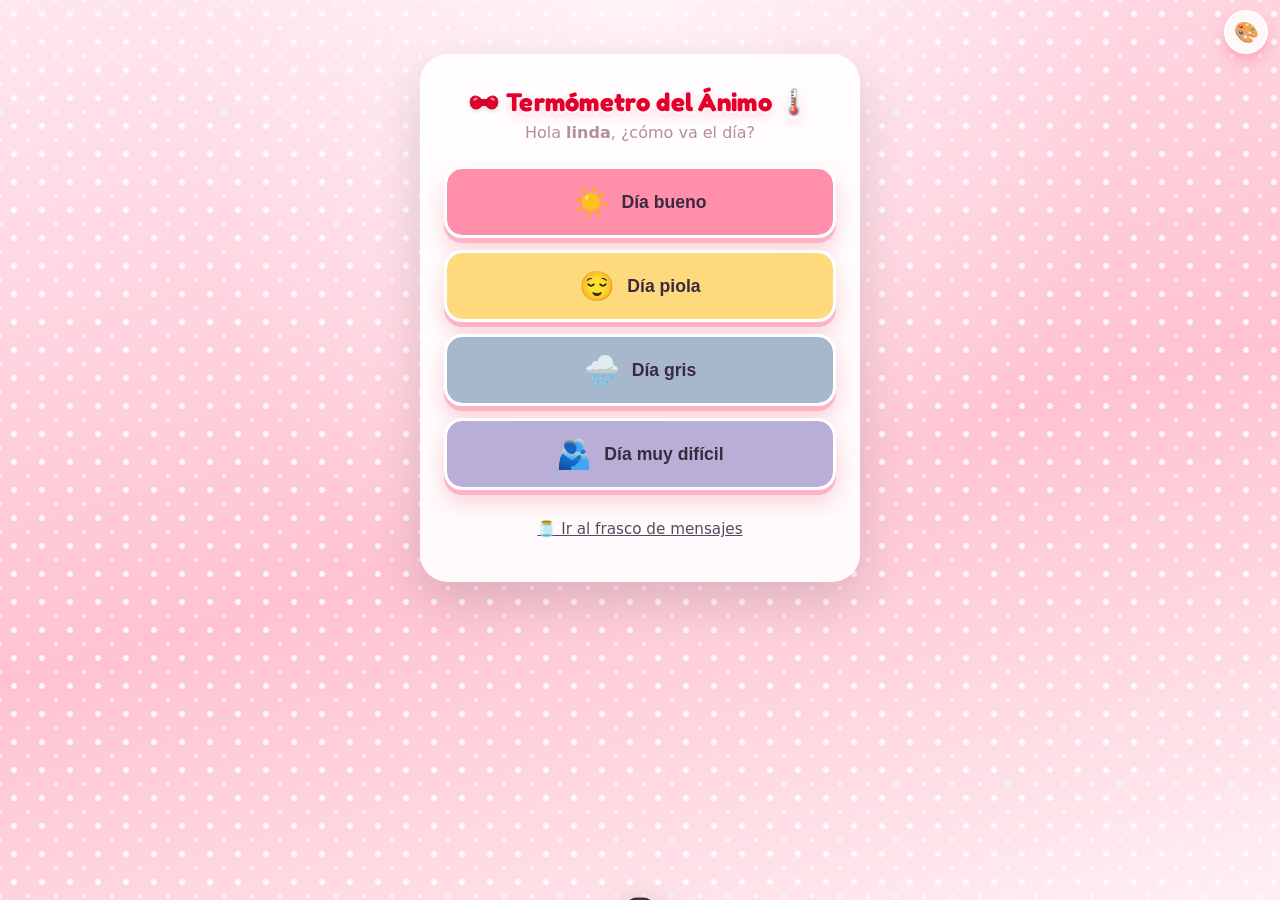
<file: termometro.html>
<!DOCTYPE html>
<html lang="es">
<head>
<meta charset="UTF-8">
<meta name="viewport" content="width=device-width, initial-scale=1">
<title>Termómetro del Ánimo</title>
<link rel="manifest" href="manifest.webmanifest">
<meta name="theme-color" content="#e4002b">
<link rel="apple-touch-icon" href="apple-touch-icon.png">
<meta name="apple-mobile-web-app-capable" content="yes">
<meta name="mobile-web-app-capable" content="yes">
<meta name="apple-mobile-web-app-title" content="Frasquito">
<style>
  :root { --bg1:#ffe6ef; --bg2:#e8e4ff; --card:#ffffffcc; --ink:#3a2a40; }
  * { box-sizing:border-box; margin:0; padding:0; }
  body {
    min-height:100vh; display:block;
    font-family:"Segoe UI", system-ui, sans-serif; color:var(--ink);
    background:linear-gradient(135deg,var(--bg1),var(--bg2));
    transition:background .8s; padding:clamp(16px,6vh,56px) 16px; overflow-x:hidden;
  }
  body.bueno { background:linear-gradient(135deg,#ffd1dc,#ff8fab); }
  body.piola { background:linear-gradient(135deg,#fff3c4,#b8f2e6); }
  body.gris  { background:linear-gradient(135deg,#cfd8e3,#9fb3c8); }
  body.dificil { background:linear-gradient(135deg,#d9d4e7,#b8b0d0); }
  .card {
    margin-inline:auto;
    background:var(--card); backdrop-filter:blur(8px); border-radius:28px;
    padding:32px 24px; max-width:440px; width:100%; text-align:center;
    box-shadow:0 20px 50px #0002; position:relative; z-index:2;
  }
  h1 { font-size:1.6rem; margin-bottom:6px; }
  .sub { opacity:.7; margin-bottom:24px; }
  .thermo { display:flex; flex-direction:column; gap:12px; }
  button.mood {
    border:none; border-radius:18px; padding:16px; font-size:1.1rem; font-weight:600;
    cursor:pointer; display:flex; align-items:center; gap:12px; justify-content:center;
    transition:transform .15s, box-shadow .15s; color:#3a2a40;
  }
  button.mood:hover { transform:translateY(-3px) scale(1.02); box-shadow:0 8px 20px #0002; }
  button.mood span { font-size:1.8rem; }
  .b-bueno { background:#ff8fab; }
  .b-piola { background:#ffd97d; }
  .b-gris  { background:#a8b8cc; }
  .b-dificil { background:#b8aed6; }
  #msg { display:none; animation:pop .5s ease; }
  #msg .emoji { font-size:3.5rem; margin-bottom:10px; }
  #msg p { font-size:1.2rem; line-height:1.5; margin-bottom:22px; }
  .row { display:flex; gap:10px; justify-content:center; flex-wrap:wrap; }
  .small { display:inline-flex; align-items:center; justify-content:center; min-height:44px; border:none; border-radius:14px; padding:10px 16px; cursor:pointer; font-weight:600; background:#3a2a40; color:#fff; }
  .small.alt { background:#fff; color:#3a2a40; }
  @keyframes pop { from { transform:scale(.8); opacity:0; } to { transform:scale(1); opacity:1; } }
  .float { position:fixed; bottom:-40px; font-size:1.6rem; animation:up linear forwards; z-index:1; pointer-events:none; }
  button:focus-visible,a:focus-visible { outline:3px solid #3a2a40; outline-offset:3px; }
  @media (prefers-reduced-motion:reduce){ *{animation:none!important;transition:none!important} .float{display:none} }
  @keyframes up { to { transform:translateY(-115vh) rotate(25deg); opacity:0; } }
</style>
<link rel="stylesheet" href="fuentes.css">
<link rel="stylesheet" href="kawaii.css">
<link rel="stylesheet" href="temas.css">
<script src="temas.js"></script>
</head>
<body>
<div class="card">
  <div id="pick">
    <h1>Termómetro del Ánimo 🌡️</h1>
    <p class="sub">Hola <b id="nombre"></b>, ¿cómo va el día?</p>
    <div class="thermo">
      <button class="mood b-bueno" onclick="elegir('bueno')"><span>☀️</span> Día bueno</button>
      <button class="mood b-piola" onclick="elegir('piola')"><span>😌</span> Día piola</button>
      <button class="mood b-gris"  onclick="elegir('gris')"><span>🌧️</span> Día gris</button>
      <button class="mood b-dificil" onclick="elegir('dificil')"><span>🫂</span> Día muy difícil</button>
    </div>
    <p style="margin-top:18px"><a href="index.html" style="color:#3a2a40;opacity:.85;font-size:.95rem;display:inline-block;padding:12px 8px">🫙 Ir al frasco de mensajes</a></p>
  </div>
  <div id="msg" aria-live="polite">
    <div class="emoji" id="emoji"></div>
    <p id="texto"></p>
    <div class="row">
      <button class="small" onclick="otro()">Otro mensaje</button>
      <button class="small alt" onclick="volver()">Volver</button>
      <a class="small" style="text-decoration:none;background:#e8798f" href="index.html">🫙 Ir al frasco</a>
    </div>
  </div>
</div>

<script>
// ✏️ PERSONALIZA AQUÍ: su nombre y tus mensajes
const NOMBRE = "linda";
// Canal privado de notificaciones (app ntfy). No lo compartas.
const CANAL = "animo-644cea567218";

const MENSAJES = {
  bueno: { // coqueteo suave
    emoji: "😊", lluvia: ["☀️","✨","😊","🌼"],
    lista: [
      "¡Qué bueno! Me alegra harto saber que andas bien 😊",
      "Día bueno se nota... hasta por mensaje se te nota la buena vibra ✨",
      "Aprovecha ese día, te lo mereces. Después me cuentas qué tal 😉",
      "Con razón hoy me llegó buena energía, era tuya ☀️",
      "Me gusta cuando andas así de contenta. Que siga así 🙌",
      "Oficialmente estás más linda que ayer. Y ayer ya era harto.",
      "Aprovecha esa energía y regálame una sonrisa, que me la debes 💋",
    ]
  },
  piola: {
    emoji: "🤙", lluvia: ["🌼","☕","🍃"],
    lista: [
      "Día piola también es buen día. Tómate un tecito y relájate ☕",
      "Tranqui nomás, no todos los días tienen que ser épicos 😌",
      "Piola pero con estilo. Si te aburres, ya sabes dónde encontrarme 😉",
      "Si quieres subirlo a 'día bueno', escríbeme y vemos qué hacemos 🤙",
    ]
  },
  gris: { // apoyo + tallas
    emoji: "💛", lluvia: ["💛","🌈","🐶","☁️"],
    lista: [
      "Los días grises también pasan. Si quieres conversar, aquí estoy 💛",
      "¿Sabes por qué el libro de matemáticas está triste? Porque tiene muchos problemas... tú no, tú me tienes a mí 😅",
      "Si alguien te arruinó el día, dame su dirección y le mando 40 perros salchicha 🐶",
      "Eres más fuerte que este día fome. Mañana va a estar mejor 🌈",
      "¿Qué le dijo una uva verde a una morada? ¡Respira, respira! 🍇 ...ya, ahora tú respira también.",
      "No tienes que estar bien todo el tiempo. Descansa, date un gusto y mañana seguimos 💛",
    ]
  },
  dificil: { // contención, sin tallas
    emoji: "🫂", lluvia: ["💜","🫂","🕯️"],
    lista: [
      "Gracias por decírmelo. Ya me llegó el aviso y te voy a escribir. No estás sola 💜",
      "No tienes que explicar nada. Solo quiero que sepas que estoy aquí contigo.",
      "Hoy no hay que hacer nada más que pasar el día. Y lo vamos a pasar juntos, aunque sea por mensaje.",
      "Lo que sientes es real y tiene sentido. No es tu culpa 💜",
      "Respira conmigo: inhala 4 segundos, aguanta 4, bota 4. Otra vez. Aquí estoy.",
    ]
  }
};

let actual = null, ultimo = -1;
document.getElementById("nombre").textContent = NOMBRE;

function elegir(m) {
  actual = m;
  try { localStorage.setItem("animo-hoy", JSON.stringify({ fecha: new Date().toLocaleDateString("en-CA"), mood: m })); } catch {}
  document.body.className = m;
  document.getElementById("pick").style.display = "none";
  document.getElementById("msg").style.display = "block";
  otro();
  avisar();
}
function otro() {
  const d = MENSAJES[actual];
  let i; do { i = Math.floor(Math.random() * d.lista.length); } while (i === ultimo && d.lista.length > 1);
  ultimo = i;
  document.getElementById("emoji").textContent = d.emoji;
  const t = document.getElementById("texto");
  t.textContent = d.lista[i];
  const box = document.getElementById("msg");
  box.style.animation = "none"; box.offsetHeight; box.style.animation = "";
  llover(d.lluvia);
}
const AVISOS = {
  bueno: "Hoy tengo un día bueno ☀️",
  piola: "Hoy tengo un día piola 😌",
  gris:  "Hoy tengo un día gris 🌧️",
  dificil: "Hoy tengo un día muy difícil 🫂 escríbele",
};
function avisar() {
  // no repetir el mismo aviso si vuelve a elegir el mismo ánimo en pocas horas (el "muy difícil" siempre avisa)
  try {
    const u = JSON.parse(localStorage.getItem("termometro-aviso") || "null");
    if (actual !== "dificil" && u && u.mood === actual && Date.now() - u.t < 3 * 3600000) return;
    localStorage.setItem("termometro-aviso", JSON.stringify({ mood: actual, t: Date.now() }));
  } catch {}
  fetch("https://ntfy.sh/" + CANAL, {
    method: "POST",
    body: "Ella dice: " + AVISOS[actual],
    headers: {
      "Title": actual === "dificil" ? "Dia muy dificil - escribele ahora" : "Termometro del Animo",
      "Tags": actual === "dificil" ? "rotating_light" : "thermometer",
      "Priority": actual === "dificil" ? "5" : "3"
    }
  }).catch(() => {});
}
function volver() {
  document.body.className = "";
  document.getElementById("msg").style.display = "none";
  document.getElementById("pick").style.display = "block";
}
function llover(emojis) {
  if (window.matchMedia && matchMedia('(prefers-reduced-motion: reduce)').matches) return;
  for (let k = 0; k < 18; k++) {
    const e = document.createElement("div");
    e.className = "float";
    e.textContent = emojis[k % emojis.length];
    e.style.left = Math.random() * 100 + "vw";
    e.style.animationDuration = 3 + Math.random() * 3 + "s";
    e.style.animationDelay = Math.random() * 1.5 + "s";
    document.body.appendChild(e);
    setTimeout(() => e.remove(), 7000);
  }
}
</script>
<script src="kawaii.js" defer></script>
<script src="pwa.js" defer></script>
</body>
</html>
</file>
<file: fuentes.css>
/* Caveat latin-ext */
@font-face {
  font-family: 'Caveat';
  font-style: normal;
  font-weight: 500 700;
  font-display: swap;
  src: url(fuentes/caveat-latin-ext.woff2) format('woff2');
  unicode-range: U+0100-02BA, U+02BD-02C5, U+02C7-02CC, U+02CE-02D7, U+02DD-02FF, U+0304, U+0308, U+0329, U+1D00-1DBF, U+1E00-1E9F, U+1EF2-1EFF, U+2020, U+20A0-20AB, U+20AD-20C4, U+2113, U+2C60-2C7F, U+A720-A7FF;
}
/* Caveat latin */
@font-face {
  font-family: 'Caveat';
  font-style: normal;
  font-weight: 500 700;
  font-display: swap;
  src: url(fuentes/caveat-latin.woff2) format('woff2');
  unicode-range: U+0000-00FF, U+0131, U+0152-0153, U+02BB-02BC, U+02C6, U+02DA, U+02DC, U+0304, U+0308, U+0329, U+2000-206F, U+20AC, U+2122, U+2191, U+2193, U+2212, U+2215, U+FEFF, U+FFFD;
}
/* Fredoka latin-ext */
@font-face {
  font-family: 'Fredoka';
  font-style: normal;
  font-weight: 500 700;
  font-stretch: 100%;
  font-display: swap;
  src: url(fuentes/fredoka-latin-ext.woff2) format('woff2');
  unicode-range: U+0100-02BA, U+02BD-02C5, U+02C7-02CC, U+02CE-02D7, U+02DD-02FF, U+0304, U+0308, U+0329, U+1D00-1DBF, U+1E00-1E9F, U+1EF2-1EFF, U+2020, U+20A0-20AB, U+20AD-20C4, U+2113, U+2C60-2C7F, U+A720-A7FF;
}
/* Fredoka latin */
@font-face {
  font-family: 'Fredoka';
  font-style: normal;
  font-weight: 500 700;
  font-stretch: 100%;
  font-display: swap;
  src: url(fuentes/fredoka-latin.woff2) format('woff2');
  unicode-range: U+0000-00FF, U+0131, U+0152-0153, U+02BB-02BC, U+02C6, U+02DA, U+02DC, U+0304, U+0308, U+0329, U+2000-206F, U+20AC, U+2122, U+2191, U+2193, U+2212, U+2215, U+FEFF, U+FFFD;
}
/* Nunito latin-ext */
@font-face {
  font-family: 'Nunito';
  font-style: normal;
  font-weight: 400 900;
  font-display: swap;
  src: url(fuentes/nunito-latin-ext.woff2) format('woff2');
  unicode-range: U+0100-02BA, U+02BD-02C5, U+02C7-02CC, U+02CE-02D7, U+02DD-02FF, U+0304, U+0308, U+0329, U+1D00-1DBF, U+1E00-1E9F, U+1EF2-1EFF, U+2020, U+20A0-20AB, U+20AD-20C4, U+2113, U+2C60-2C7F, U+A720-A7FF;
}
/* Nunito latin */
@font-face {
  font-family: 'Nunito';
  font-style: normal;
  font-weight: 400 900;
  font-display: swap;
  src: url(fuentes/nunito-latin.woff2) format('woff2');
  unicode-range: U+0000-00FF, U+0131, U+0152-0153, U+02BB-02BC, U+02C6, U+02DA, U+02DC, U+0304, U+0308, U+0329, U+2000-206F, U+20AC, U+2122, U+2191, U+2193, U+2212, U+2215, U+FEFF, U+FFFD;
}
</file>
<file: kawaii.css>
/* ───────── Diseño de la app ─────────
   Los colores viven en variables (--tm-*). Aquí están los de Kitty (el tema base);
   temas.css cambia solo esas variables para Sakura, Noche, Bosque y Atardecer. */
:root {
  --tm-acc:#e4002b; --tm-hi:#ff5272; --tm-lo:#b30022; --tm-acc-text:#d1002a;
  --tm-line:#ffb3c6; --tm-surf:#ffffff; --tm-surf-a:rgba(255,255,255,.82); --tm-surf2:#ffe9ef; --tm-track:#f6dde4;
  --tm-ink:#4a2a33; --tm-soft:#94606e; --tm-head:#e4002b; --tm-glow:rgba(228,0,43,.17); --tm-btnb:#ffffff;
  --tm-tape:rgba(255,157,180,.8); --tm-paper:#fffaf5; --tm-notel:#f7dfe5; --tm-card:rgba(255,255,255,.9); --tm-ov:rgba(255,246,249,.95);
  --tm-html:#ffd9e2; --tm-spark:#ff9db4; --tm-hs:0 2px 0 #fff, 0 5px 12px rgba(255,125,160,.35); --tm-tile-ink:#4a2a33;
  --tm-bg:
    radial-gradient(circle, rgba(255,255,255,.85) 2.6px, transparent 3.2px) 0 0 / 28px 28px,
    radial-gradient(circle, rgba(255,255,255,.55) 2px, transparent 2.6px) 14px 14px / 28px 28px,
    radial-gradient(ellipse at 50% -10%, rgba(255,255,255,.7), transparent 55%),
    linear-gradient(165deg, #ffe7ee 0%, #ffc2d2 55%, #fff0f3 100%);
  --tm-orn:url("data:image/svg+xml,%3Csvg%20xmlns=%22http://www.w3.org/2000/svg%22%20viewBox=%220%200%2064%2040%22%3E%3Cpath%20d=%22M32%2020C21%201%202%203%203%2020c1%2017%2020%2019%2029%200z%22%20fill=%22%23e4002b%22%20stroke=%22%23b30022%22%20stroke-width=%221.6%22%20stroke-linejoin=%22round%22/%3E%3Cpath%20d=%22M32%2020C43%201%2062%203%2061%2020c-1%2017-20%2019-29%200z%22%20fill=%22%23e4002b%22%20stroke=%22%23b30022%22%20stroke-width=%221.6%22%20stroke-linejoin=%22round%22/%3E%3Cellipse%20cx=%2214%22%20cy=%2213%22%20rx=%225%22%20ry=%222.6%22%20fill=%22%23ffffff%22%20opacity=%22.55%22%20transform=%22rotate%28-25%2014%2013%29%22/%3E%3Cellipse%20cx=%2250%22%20cy=%2213%22%20rx=%225%22%20ry=%222.6%22%20fill=%22%23ffffff%22%20opacity=%22.55%22%20transform=%22rotate%2825%2050%2013%29%22/%3E%3Crect%20x=%2226%22%20y=%2213.5%22%20width=%2212%22%20height=%2213%22%20rx=%224.5%22%20fill=%22%23e4002b%22%20stroke=%22%23b30022%22%20stroke-width=%221.6%22/%3E%3C/svg%3E");
  --tm-orn-w:1.15em; --tm-orn-h:.72em;
  --accent:var(--tm-acc); --ink:var(--tm-ink); --soft:var(--tm-soft); --paper:var(--tm-paper); --line:var(--tm-notel); --card:var(--tm-card);
}
html { background:var(--tm-html); -webkit-tap-highlight-color:transparent; scrollbar-color:var(--tm-line) transparent; }
body {
  background:var(--tm-bg) !important; background-attachment:fixed !important; color:var(--tm-ink);
  transition:background-color .5s, color .5s; -webkit-font-smoothing:antialiased; text-rendering:optimizeLegibility;
}
::selection { background:var(--tm-acc); color:#fff; }
:focus-visible { outline:3px solid var(--tm-acc); outline-offset:3px; border-radius:12px; }

/* títulos */
h1, .top h1 {
  font-family:"Fredoka","Nunito",system-ui,sans-serif !important; font-weight:700 !important; letter-spacing:.3px;
  color:var(--tm-head) !important; text-shadow:var(--tm-hs); text-wrap:balance;
}
h1::before { content:""; display:inline-block; width:var(--tm-orn-w); height:var(--tm-orn-h); margin-right:.28em; vertical-align:-.03em;
  background:var(--tm-orn) center / contain no-repeat; filter:drop-shadow(0 2px 2px rgba(0,0,0,.12)); }
.top h1::before { width:calc(var(--tm-orn-w) * .87); height:calc(var(--tm-orn-h) * .87); }
h2 { font-family:"Fredoka","Caveat",cursive; color:var(--tm-ink); }
.sub { color:var(--tm-soft); }

/* botones: relieve, brillo arriba y se hunden al tocar */
.btn:not(.alt):not(.oro):not(.listo), .dado {
  background:linear-gradient(180deg, rgba(255,255,255,.34), rgba(255,255,255,0) 46%), linear-gradient(180deg, var(--tm-hi), var(--tm-acc)) !important;
  color:#fff !important; border:2px solid var(--tm-btnb) !important; text-shadow:0 1px 2px rgba(0,0,0,.25);
  box-shadow:0 6px 0 var(--tm-lo), 0 12px 20px var(--tm-glow) !important;
  font-family:"Fredoka","Nunito",sans-serif; letter-spacing:.3px; transition:transform .12s, box-shadow .12s, filter .2s;
}
.btn:not(.alt):not(.oro):not(.listo):hover, .dado:hover { filter:brightness(1.06); transform:translateY(-1px); }
.btn:not(.alt):not(.oro):not(.listo):active, .dado:active { transform:translateY(4px) !important; box-shadow:0 2px 0 var(--tm-lo), 0 5px 10px var(--tm-glow) !important; }
.dado { border-width:3px !important; box-shadow:0 8px 0 var(--tm-lo), 0 16px 26px var(--tm-glow) !important; font-family:"Fredoka",sans-serif; }
.btn.alt { background:var(--tm-surf) !important; color:var(--tm-acc-text) !important; border:2px solid var(--tm-line) !important; box-shadow:0 4px 0 var(--tm-line) !important; font-weight:800; }
.btn.alt:active { transform:translateY(3px); box-shadow:0 1px 0 var(--tm-line) !important; }
.link, .atajo { border:2px solid var(--tm-line); transition:transform .15s, box-shadow .15s; }
.link { background:var(--tm-surf-a) !important; color:var(--tm-acc-text) !important; font-weight:800; backdrop-filter:blur(6px); }
.link:hover { transform:translateY(-2px); }
.atajo { background:linear-gradient(135deg,var(--tm-surf),var(--tm-surf2)) !important; box-shadow:0 5px 0 var(--tm-line), 0 12px 22px var(--tm-glow) !important; color:var(--tm-ink) !important; }
.atajo-fl { color:var(--tm-acc-text) !important; }
.atajo-tx small { color:var(--tm-soft) !important; }
.cambiar, .o-sino { color:var(--tm-soft) !important; }
.o-sino::before, .o-sino::after { background:var(--tm-line) !important; }

/* tarjetas de ánimo, juegos y opciones: brillo, relieve y se levantan al pasar */
.mood, .game, .opt {
  border:3px solid var(--tm-btnb) !important; box-shadow:0 5px 0 var(--tm-line), 0 12px 22px var(--tm-glow) !important;
  color:var(--tm-tile-ink); background-clip:padding-box; position:relative;
}
.mood:hover, .game:hover, .opt:hover { transform:translateY(-4px) rotate(-.4deg) !important; }
.mood:active, .game:active, .opt:active { transform:translateY(2px) scale(.98) !important; box-shadow:0 2px 0 var(--tm-line), 0 5px 10px var(--tm-glow) !important; }
.mood b, .mood small, .game b, .game small, .opt, .opt small, .opt b { color:var(--tm-tile-ink); }
.game b { font-family:"Fredoka","Nunito",sans-serif; }
.opt small, .game small { opacity:.78; }

/* fichas, progreso y barras */
.chip, .progress, .prog, .hud, .barraJuego, .top .volver { border:2px solid var(--tm-btnb); background:var(--tm-surf-a) !important; color:var(--tm-ink); backdrop-filter:blur(8px); }
.chip.oro { color:var(--tm-acc-text) !important; }
.prog .bar, .progress .bar { background:var(--tm-track) !important; }
.prog .bar div, .progress .bar div, #progBar, #bar { background:linear-gradient(90deg,var(--tm-hi),var(--tm-acc)) !important; box-shadow:0 0 10px var(--tm-glow); }
.buscar { background:var(--tm-surf-a) !important; color:var(--tm-ink) !important; border:2px solid var(--tm-btnb) !important; }
.buscar::placeholder { color:var(--tm-soft); }
.f { background:var(--tm-surf-a) !important; color:var(--tm-soft) !important; border:2px solid var(--tm-btnb) !important; }
.f.on { background:var(--tm-acc) !important; color:#fff !important; box-shadow:0 5px 0 var(--tm-lo) !important; }

/* papelito, cupón y paneles */
.note { border:3px solid var(--tm-btnb); box-shadow:0 1px 0 #fff inset, 0 18px 36px var(--tm-glow) !important; }
.note::before { background:var(--tm-tape) !important; }
.cupon { border-color:var(--tm-acc) !important; background:linear-gradient(135deg,var(--tm-surf),var(--tm-surf2)) !important; color:var(--tm-ink); }
.cupon .c { background:var(--tm-acc) !important; color:#fff !important; }
.pointer { border-top-color:var(--tm-acc) !important; filter:drop-shadow(0 3px 3px rgba(0,0,0,.25)); }
.hub { background:var(--tm-surf) !important; color:var(--tm-acc-text) !important; border:3px solid var(--tm-line) !important; font-family:"Fredoka",sans-serif; }
.plato, .idea, .elegir, .repe, .resp, .hambre {
  background:var(--tm-surf) !important; color:var(--tm-ink); border:3px solid var(--tm-btnb);
  box-shadow:0 1px 0 #fff inset, 0 16px 34px var(--tm-glow) !important;
}
.plato .tag, .idea .tag { background:var(--tm-surf2) !important; color:var(--tm-soft) !important; }
.idea p, .plato p { color:var(--tm-ink); opacity:.88; }
.mis li { background:var(--tm-surf-a) !important; color:var(--tm-ink); }
.aviso-act { background:var(--tm-surf2) !important; color:var(--tm-ink); border-left-color:var(--tm-acc) !important; }
.heart:not(.on) { background:var(--tm-surf) !important; border-color:var(--tm-line) !important; }
textarea { background:var(--tm-surf) !important; color:var(--tm-ink) !important; border-color:var(--tm-line) !important; }
.ov { background:var(--tm-ov) !important; }
.btn.alt { }
.spark { background:var(--tm-spark) !important; }

/* el moño y la etiqueta del frasco toman el color del tema */
.jar-wrap svg [fill="#e4002b"] { fill:var(--tm-acc); }
.jar-wrap svg [stroke="#e4002b"] { stroke:var(--tm-acc); }
.jar-wrap svg [stroke="#b30022"] { stroke:var(--tm-lo); }

/* aparición escalonada al abrir cada pantalla */
@keyframes tm-in { from { opacity:0; transform:translateY(14px) scale(.97); } }
@media (prefers-reduced-motion: no-preference) {
  .moods .mood, #grid .game, .opts .opt { animation:tm-in .55s cubic-bezier(.2,.9,.3,1) backwards; }
  .moods .mood:nth-child(2), #grid .game:nth-child(2), .opts .opt:nth-child(2) { animation-delay:.05s; }
  .moods .mood:nth-child(3), #grid .game:nth-child(3), .opts .opt:nth-child(3) { animation-delay:.1s; }
  .moods .mood:nth-child(4), #grid .game:nth-child(4), .opts .opt:nth-child(4) { animation-delay:.15s; }
  #grid .game:nth-child(n+5), .opts .opt:nth-child(n+5) { animation-delay:.2s; }
  #grid .game:nth-child(n+9) { animation-delay:.28s; }
  #grid .game:nth-child(n+13) { animation-delay:.36s; }
}

/* decoración que cae despacito */
.kt-deco { position:fixed; inset:0; pointer-events:none; z-index:-1; overflow:hidden; }
.kt-deco span { position:absolute; top:-40px; opacity:.45; animation:kt-cae linear infinite; will-change:transform; }
@keyframes kt-cae { 0% { transform:translateY(0) rotate(-10deg); } 50% { transform:translateY(55vh) translateX(18px) rotate(12deg); } 100% { transform:translateY(112vh) translateX(-12px) rotate(-8deg); } }
.kt-deco.pausa span { animation-play-state:paused; }
@media (prefers-reduced-motion: reduce) { .kt-deco { display:none; } }

/* botón y hoja para cambiar de tema */
.tm-btn { position:fixed; z-index:30; top:calc(10px + env(safe-area-inset-top, 0px)); right:calc(12px + env(safe-area-inset-right, 0px));
  width:44px; height:44px; border-radius:50%; border:2px solid var(--tm-btnb); background:var(--tm-surf-a); color:var(--tm-ink); font-size:1.25rem; cursor:pointer;
  box-shadow:0 4px 0 var(--tm-line), 0 8px 16px var(--tm-glow); backdrop-filter:blur(8px); display:grid; place-items:center; transition:transform .15s; }
.tm-btn:hover { transform:rotate(-12deg) scale(1.06); }
.tm-btn:active { transform:scale(.92); }
.tm-btn.abajo { top:auto; bottom:calc(14px + env(safe-area-inset-bottom, 0px)); }
.tm-btn.oculto { display:none; }
.tm-velo { position:fixed; inset:0; z-index:90; background:rgba(40,20,30,.45); display:flex; align-items:flex-end; justify-content:center; animation:tm-fade .25s; backdrop-filter:blur(3px); }
.tm-hoja { width:min(520px,100%); background:var(--tm-surf); color:var(--tm-ink); border-radius:28px 28px 0 0; padding:20px 18px calc(22px + env(safe-area-inset-bottom, 0px));
  box-shadow:0 -12px 40px rgba(0,0,0,.25); animation:tm-sube .35s cubic-bezier(.2,.9,.3,1); max-height:88dvh; overflow:auto; }
.tm-hoja h3 { font-family:"Fredoka",sans-serif; font-size:1.35rem; color:var(--tm-head); text-align:center; }
.tm-hoja p { text-align:center; color:var(--tm-soft); font-size:.88rem; margin:4px 0 14px; }
.tm-grid { display:grid; grid-template-columns:1fr 1fr; gap:11px; }
.tm-op { border:3px solid transparent; border-radius:20px; padding:0; background:var(--tm-surf2); cursor:pointer; text-align:left; font:inherit; color:var(--tm-ink);
  overflow:hidden; box-shadow:0 4px 0 var(--tm-line); transition:transform .15s; }
.tm-op:hover { transform:translateY(-3px); }
.tm-op:active { transform:scale(.97); }
.tm-op[aria-pressed="true"] { border-color:var(--tm-acc); box-shadow:0 4px 0 var(--tm-acc), 0 10px 20px var(--tm-glow); }
.tm-prev { height:78px; position:relative; display:flex; align-items:flex-start; justify-content:center; padding-top:9px; font-size:1.9rem; }
.tm-prev i { position:absolute; width:13px; height:13px; border-radius:50%; bottom:9px; border:2px solid rgba(255,255,255,.85); box-shadow:0 1px 3px rgba(0,0,0,.2); }
.tm-prev i:nth-child(2) { left:calc(50% - 20px); } .tm-prev i:nth-child(3) { left:calc(50% - 6px); } .tm-prev i:nth-child(4) { left:calc(50% + 8px); }
.tm-nom { padding:8px 11px 10px; display:block; }
.tm-nom b { display:block; font-family:"Fredoka",sans-serif; font-size:1rem; }
.tm-nom small { color:var(--tm-soft); font-size:.74rem; line-height:1.25; display:block; }
.tm-ok { margin-top:16px; width:100%; }
@keyframes tm-fade { from { opacity:0; } }
@keyframes tm-sube { from { transform:translateY(60px); opacity:0; } }
@media (prefers-reduced-motion: reduce) { .tm-velo, .tm-hoja { animation:none; } }
</file>
<file: temas.css>
/* ───────── Temas de color ─────────
   Kitty es el tema base (kawaii.css). Aquí solo se cambian las variables de cada tema. */

/* 🌸 Sakura: rosa pastel y crema, delicado */
html[data-tema="sakura"] {
  --tm-acc:#dd5a86; --tm-hi:#ff8db3; --tm-lo:#ad3f68; --tm-acc-text:#c43d6f; --tm-line:#f9c6d9; --tm-surf:#fffdfd; --tm-surf-a:rgba(255,253,253,.84);
  --tm-surf2:#fff0f5; --tm-track:#f7e1ea; --tm-ink:#4b2a3a; --tm-soft:#8d6376; --tm-head:#cf3f72; --tm-glow:rgba(221,90,134,.2); --tm-btnb:#ffffff;
  --tm-tape:rgba(255,190,212,.85); --tm-paper:#fffaf8; --tm-notel:#f9e3ea; --tm-ov:rgba(255,248,250,.95); --tm-html:#ffe3ee; --tm-spark:#ffb3cd;
  --tm-hs:0 2px 0 #fff, 0 6px 14px rgba(221,90,134,.28); --tm-tile-ink:#4b2a3a;
  --tm-bg: radial-gradient(ellipse at 15% 0%, rgba(255,255,255,.9), transparent 50%), radial-gradient(ellipse at 100% 100%, rgba(255,214,230,.8), transparent 55%),
    radial-gradient(circle, rgba(255,255,255,.7) 1.6px, transparent 2.2px) 0 0 / 34px 34px, linear-gradient(170deg,#fff5f8 0%,#ffe2ee 60%,#fff0f6 100%);
  --tm-orn:url("data:image/svg+xml,%3Csvg%20xmlns='http://www.w3.org/2000/svg'%20viewBox='0%200%2040%2040'%3E%3Cg%20fill='%23ffb3cd'%20stroke='%23e0668f'%20stroke-width='1.2'%3E%3Cellipse%20cx='20'%20cy='9.5'%20rx='5.6'%20ry='8.2'%20transform='rotate(0%2020%2020)'/%3E%3Cellipse%20cx='20'%20cy='9.5'%20rx='5.6'%20ry='8.2'%20transform='rotate(72%2020%2020)'/%3E%3Cellipse%20cx='20'%20cy='9.5'%20rx='5.6'%20ry='8.2'%20transform='rotate(144%2020%2020)'/%3E%3Cellipse%20cx='20'%20cy='9.5'%20rx='5.6'%20ry='8.2'%20transform='rotate(216%2020%2020)'/%3E%3Cellipse%20cx='20'%20cy='9.5'%20rx='5.6'%20ry='8.2'%20transform='rotate(288%2020%2020)'/%3E%3C/g%3E%3Ccircle%20cx='20'%20cy='20'%20r='4.2'%20fill='%23ffe066'%20stroke='%23e6b800'%20stroke-width='1'/%3E%3C/svg%3E"); --tm-orn-w:1em; --tm-orn-h:1em;
}

/* 🌙 Noche estrellada: oscuro, morado y azul, con estrellas */
html[data-tema="noche"] {
  color-scheme:dark;
  --tm-acc:#7f6dff; --tm-hi:#a898ff; --tm-lo:#4c3ccb; --tm-acc-text:#c3b8ff; --tm-line:#3a3470; --tm-surf:#221e44; --tm-surf-a:rgba(34,30,68,.82);
  --tm-surf2:#2c2758; --tm-track:#352f66; --tm-ink:#efeaff; --tm-soft:#a9a2d8; --tm-head:#ddd5ff; --tm-glow:rgba(127,109,255,.28); --tm-btnb:#3d3777;
  --tm-tape:rgba(150,130,255,.55); --tm-paper:#2a2552; --tm-notel:#383273; --tm-ov:rgba(20,18,44,.95); --tm-html:#14122c; --tm-spark:#c3b8ff;
  --tm-hs:0 0 18px rgba(150,130,255,.65), 0 2px 0 rgba(0,0,0,.35); --tm-tile-ink:#2d2150; --tm-card:rgba(34,30,68,.88);
  --tm-bg:
    radial-gradient(circle at 8% 12%, rgba(255,255,255,0.9) 1.4px, transparent 2.4px),
    radial-gradient(circle at 22% 6%, rgba(255,255,255,0.7) 1px, transparent 2px),
    radial-gradient(circle at 35% 18%, rgba(255,255,255,0.95) 1.6px, transparent 2.6px),
    radial-gradient(circle at 48% 9%, rgba(255,255,255,0.6) 1px, transparent 2px),
    radial-gradient(circle at 62% 15%, rgba(255,255,255,0.85) 1.4px, transparent 2.4px),
    radial-gradient(circle at 78% 7%, rgba(255,255,255,0.8) 1.2px, transparent 2.2px),
    radial-gradient(circle at 91% 19%, rgba(255,255,255,0.9) 1.6px, transparent 2.6px),
    radial-gradient(circle at 14% 34%, rgba(255,255,255,0.6) 1px, transparent 2px),
    radial-gradient(circle at 29% 41%, rgba(255,255,255,0.8) 1.4px, transparent 2.4px),
    radial-gradient(circle at 44% 30%, rgba(255,255,255,0.6) 1px, transparent 2px),
    radial-gradient(circle at 58% 38%, rgba(255,255,255,0.9) 1.6px, transparent 2.6px),
    radial-gradient(circle at 73% 33%, rgba(255,255,255,0.7) 1px, transparent 2px),
    radial-gradient(circle at 88% 42%, rgba(255,255,255,0.8) 1.4px, transparent 2.4px),
    radial-gradient(circle at 6% 58%, rgba(255,255,255,0.8) 1.4px, transparent 2.4px),
    radial-gradient(circle at 20% 66%, rgba(255,255,255,0.6) 1px, transparent 2px),
    radial-gradient(circle at 37% 60%, rgba(255,255,255,0.9) 1.6px, transparent 2.6px),
    radial-gradient(circle at 52% 70%, rgba(255,255,255,0.6) 1px, transparent 2px),
    radial-gradient(circle at 67% 63%, rgba(255,255,255,0.8) 1.4px, transparent 2.4px),
    radial-gradient(circle at 83% 69%, rgba(255,255,255,0.7) 1px, transparent 2px),
    radial-gradient(circle at 95% 57%, rgba(255,255,255,0.9) 1.6px, transparent 2.6px),
    radial-gradient(circle at 11% 86%, rgba(255,255,255,0.6) 1px, transparent 2px),
    radial-gradient(circle at 26% 92%, rgba(255,255,255,0.8) 1.4px, transparent 2.4px),
    radial-gradient(circle at 46% 84%, rgba(255,255,255,0.6) 1px, transparent 2px),
    radial-gradient(circle at 61% 93%, rgba(255,255,255,0.9) 1.6px, transparent 2.6px),
    radial-gradient(circle at 79% 88%, rgba(255,255,255,0.7) 1px, transparent 2px),
    radial-gradient(circle at 92% 95%, rgba(255,255,255,0.8) 1.4px, transparent 2.4px),
    radial-gradient(ellipse at 80% 0%, rgba(127,109,255,.35), transparent 55%), radial-gradient(ellipse at 0% 100%, rgba(255,120,190,.18), transparent 55%),
    linear-gradient(175deg,#16143a 0%,#1d1850 55%,#0f1230 100%);
  --tm-orn:url("data:image/svg+xml,%3Csvg%20xmlns='http://www.w3.org/2000/svg'%20viewBox='0%200%2040%2040'%3E%3Cpath%20d='M27%205a15%2015%200%201%200%209%2022A12.5%2012.5%200%200%201%2027%205z'%20fill='%23ffe9a8'%20stroke='%23e8c25a'%20stroke-width='1.4'%20stroke-linejoin='round'/%3E%3Cpath%20d='M33%206l1.2%203%203%201.2-3%201.2L33%2014l-1.2-2.6-3-1.2%203-1.2z'%20fill='%23fff6d0'/%3E%3Ccircle%20cx='12'%20cy='10'%20r='1.4'%20fill='%23b7a8ff'/%3E%3C/svg%3E"); --tm-orn-w:.95em; --tm-orn-h:.95em;
}

/* 🍃 Bosque menta: verdes suaves y crema */
html[data-tema="bosque"] {
  --tm-acc:#2c9965; --tm-hi:#55c98f; --tm-lo:#1c6f47; --tm-acc-text:#1f7d50; --tm-line:#bfe6d0; --tm-surf:#fcfffd; --tm-surf-a:rgba(252,255,253,.84);
  --tm-surf2:#ecf9f1; --tm-track:#d8efe2; --tm-ink:#1f3b2e; --tm-soft:#5b806c; --tm-head:#1f8a58; --tm-glow:rgba(44,153,101,.2); --tm-btnb:#ffffff;
  --tm-tape:rgba(150,220,180,.8); --tm-paper:#fbfff9; --tm-notel:#dcefe3; --tm-ov:rgba(245,255,249,.95); --tm-html:#d9f2e4; --tm-spark:#8fe0b4;
  --tm-hs:0 2px 0 #fff, 0 6px 14px rgba(44,153,101,.25); --tm-tile-ink:#1f3b2e;
  --tm-bg: radial-gradient(ellipse at 10% 0%, rgba(255,255,255,.85), transparent 50%), radial-gradient(ellipse at 100% 90%, rgba(120,214,160,.45), transparent 55%),
    radial-gradient(circle, rgba(255,255,255,.55) 1.8px, transparent 2.4px) 0 0 / 30px 30px, linear-gradient(170deg,#f1fff6 0%,#cdeedb 60%,#e6f9ee 100%);
  --tm-orn:url("data:image/svg+xml,%3Csvg%20xmlns='http://www.w3.org/2000/svg'%20viewBox='0%200%2040%2040'%3E%3Cpath%20d='M20%2036C8%2030%205%2016%208%206c10%201%2018%208%2012%2030z'%20fill='%236fd49b'%20stroke='%232f9e6a'%20stroke-width='1.5'%20stroke-linejoin='round'/%3E%3Cpath%20d='M20%2036c-2-12%204-23%2014-26%203%2010-3%2022-14%2026z'%20fill='%239be3b9'%20stroke='%232f9e6a'%20stroke-width='1.5'%20stroke-linejoin='round'/%3E%3Cpath%20d='M20%2036V16'%20stroke='%232f9e6a'%20stroke-width='1.4'%20stroke-linecap='round'%20fill='none'/%3E%3C/svg%3E"); --tm-orn-w:1em; --tm-orn-h:1em;
}

/* 🌅 Atardecer: naranja, rosa y violeta */
html[data-tema="atardecer"] {
  --tm-acc:#ee5f33; --tm-hi:#ff9558; --tm-lo:#b83f1a; --tm-acc-text:#cc4a22; --tm-line:#ffcdb6; --tm-surf:#fffaf6; --tm-surf-a:rgba(255,250,246,.86);
  --tm-surf2:#ffeee2; --tm-track:#f8dccf; --tm-ink:#4a2530; --tm-soft:#94606a; --tm-head:#c23f44; --tm-glow:rgba(238,95,51,.22); --tm-btnb:#ffffff;
  --tm-tape:rgba(255,170,130,.8); --tm-paper:#fffaf5; --tm-notel:#f8e1d6; --tm-ov:rgba(255,246,240,.95); --tm-html:#ffc7b0; --tm-spark:#ffb27a;
  --tm-hs:0 2px 0 rgba(255,255,255,.9), 0 6px 14px rgba(238,95,51,.3); --tm-tile-ink:#4a2530;
  --tm-bg: radial-gradient(ellipse at 50% 0%, rgba(255,236,170,.85), transparent 55%), radial-gradient(circle, rgba(255,255,255,.35) 1.8px, transparent 2.4px) 0 0 / 32px 32px,
    linear-gradient(180deg,#ffe0b8 0%,#ffb9a0 38%,#ee9bb8 68%,#b79ae0 100%);
  --tm-orn:url("data:image/svg+xml,%3Csvg%20xmlns='http://www.w3.org/2000/svg'%20viewBox='0%200%2040%2040'%3E%3Cg%20stroke='%23ff8a3d'%20stroke-width='2.4'%20stroke-linecap='round'%3E%3Cline%20x1='20'%20y1='3'%20x2='20'%20y2='8'%20transform='rotate(0%2020%2020)'/%3E%3Cline%20x1='20'%20y1='3'%20x2='20'%20y2='8'%20transform='rotate(45%2020%2020)'/%3E%3Cline%20x1='20'%20y1='3'%20x2='20'%20y2='8'%20transform='rotate(90%2020%2020)'/%3E%3Cline%20x1='20'%20y1='3'%20x2='20'%20y2='8'%20transform='rotate(135%2020%2020)'/%3E%3Cline%20x1='20'%20y1='3'%20x2='20'%20y2='8'%20transform='rotate(180%2020%2020)'/%3E%3Cline%20x1='20'%20y1='3'%20x2='20'%20y2='8'%20transform='rotate(225%2020%2020)'/%3E%3Cline%20x1='20'%20y1='3'%20x2='20'%20y2='8'%20transform='rotate(270%2020%2020)'/%3E%3Cline%20x1='20'%20y1='3'%20x2='20'%20y2='8'%20transform='rotate(315%2020%2020)'/%3E%3C/g%3E%3Ccircle%20cx='20'%20cy='20'%20r='9.5'%20fill='%23ffc94d'%20stroke='%23ff8a3d'%20stroke-width='1.6'/%3E%3Ccircle%20cx='17'%20cy='17'%20r='3'%20fill='%23fff2b8'%20opacity='.8'/%3E%3C/svg%3E"); --tm-orn-w:1em; --tm-orn-h:1em;
}

/* ajustes del tema oscuro (Noche): lo que estaba pensado para fondo claro */
html[data-tema="noche"] .note.dorado, html[data-tema="noche"] .note.rico { --ink:#3b2f4a; --soft:#7a6b8a; --paper:#fffbe8; color:#3b2f4a; }
html[data-tema="noche"] .btn.listo { color:#1f4d36 !important; }
html[data-tema="noche"] .btn.oro { color:#2b2000 !important; }
html[data-tema="noche"] body.bueno { background:linear-gradient(135deg,#4a2a5c,#8b3a6b) !important; }
html[data-tema="noche"] body.piola { background:linear-gradient(135deg,#27485c,#2f6b63) !important; }
html[data-tema="noche"] body.gris { background:linear-gradient(135deg,#2c3446,#3d4a63) !important; }
html[data-tema="noche"] body.dificil { background:linear-gradient(135deg,#2a2547,#403a6e) !important; }
html[data-tema="noche"] .small.alt { background:var(--tm-surf2) !important; color:var(--tm-ink) !important; }
html[data-tema="noche"] .tm-velo { background:rgba(5,4,20,.65); }
</file>
